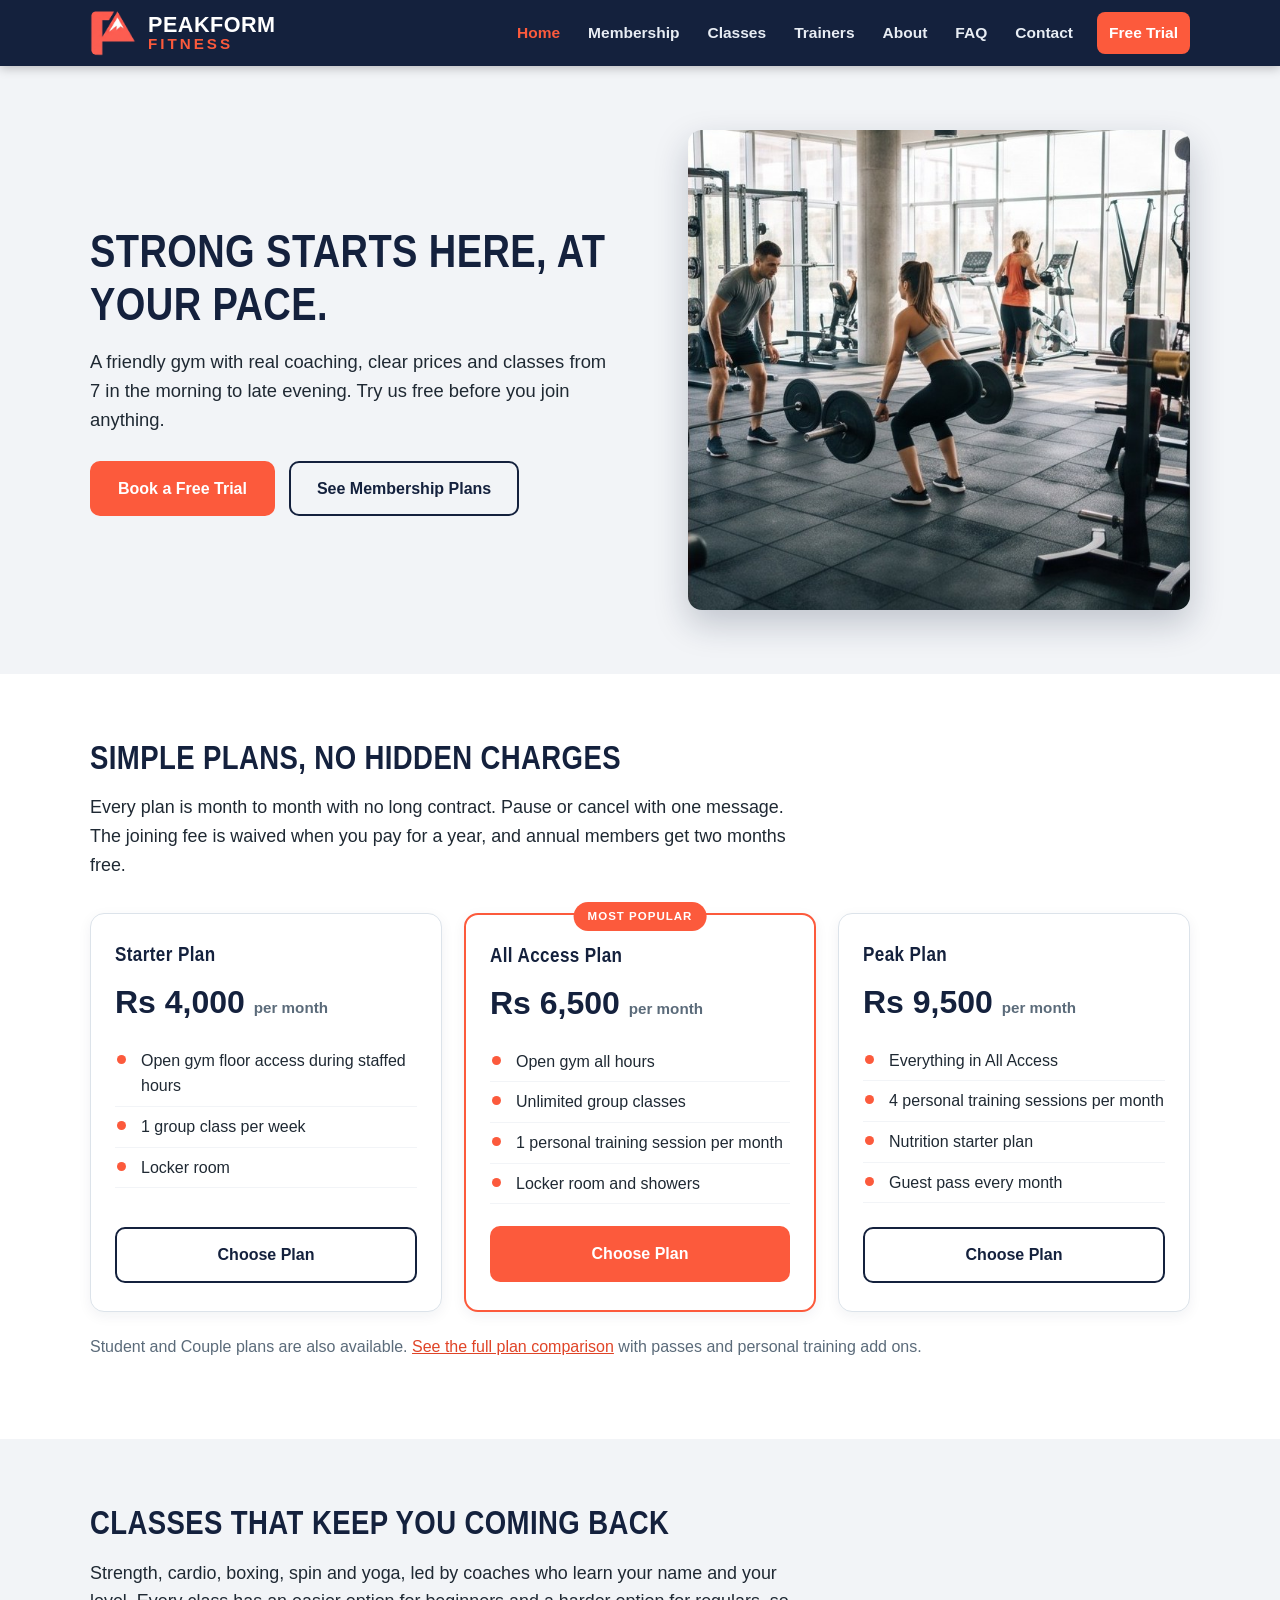
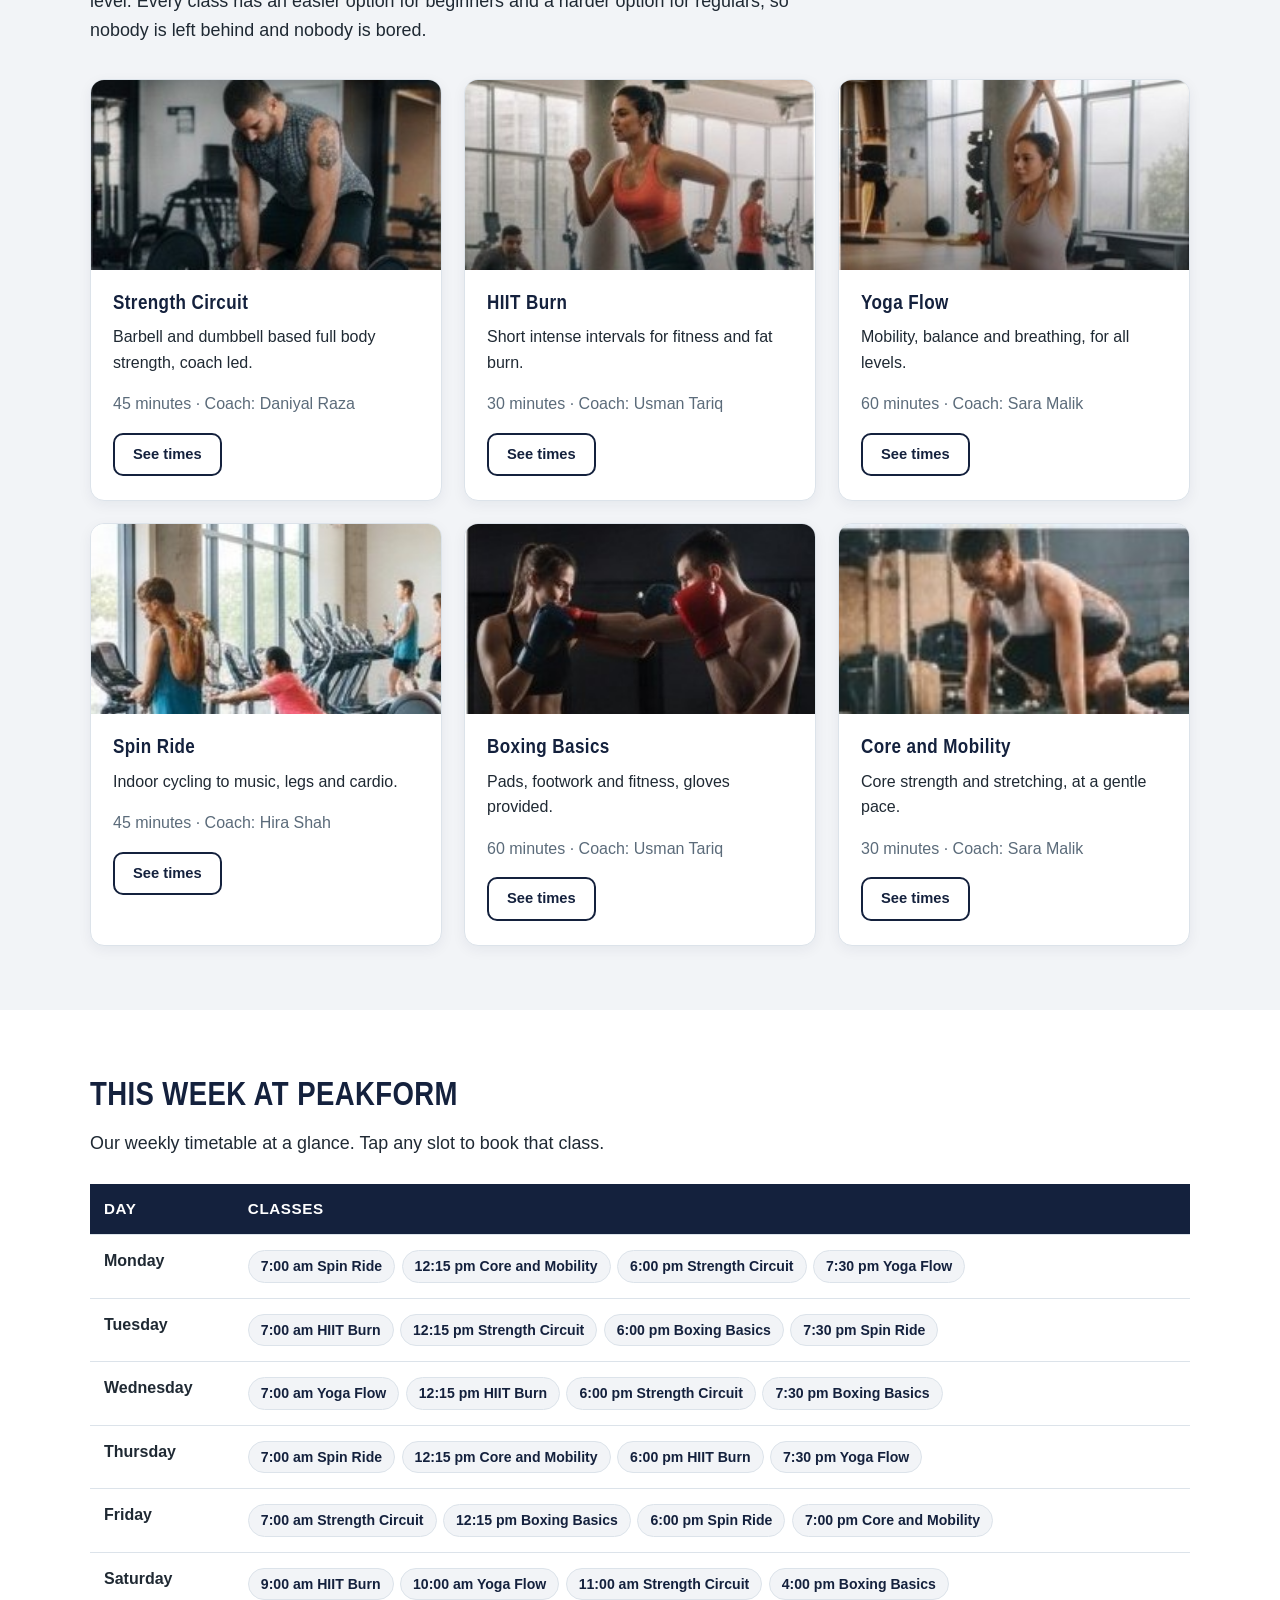
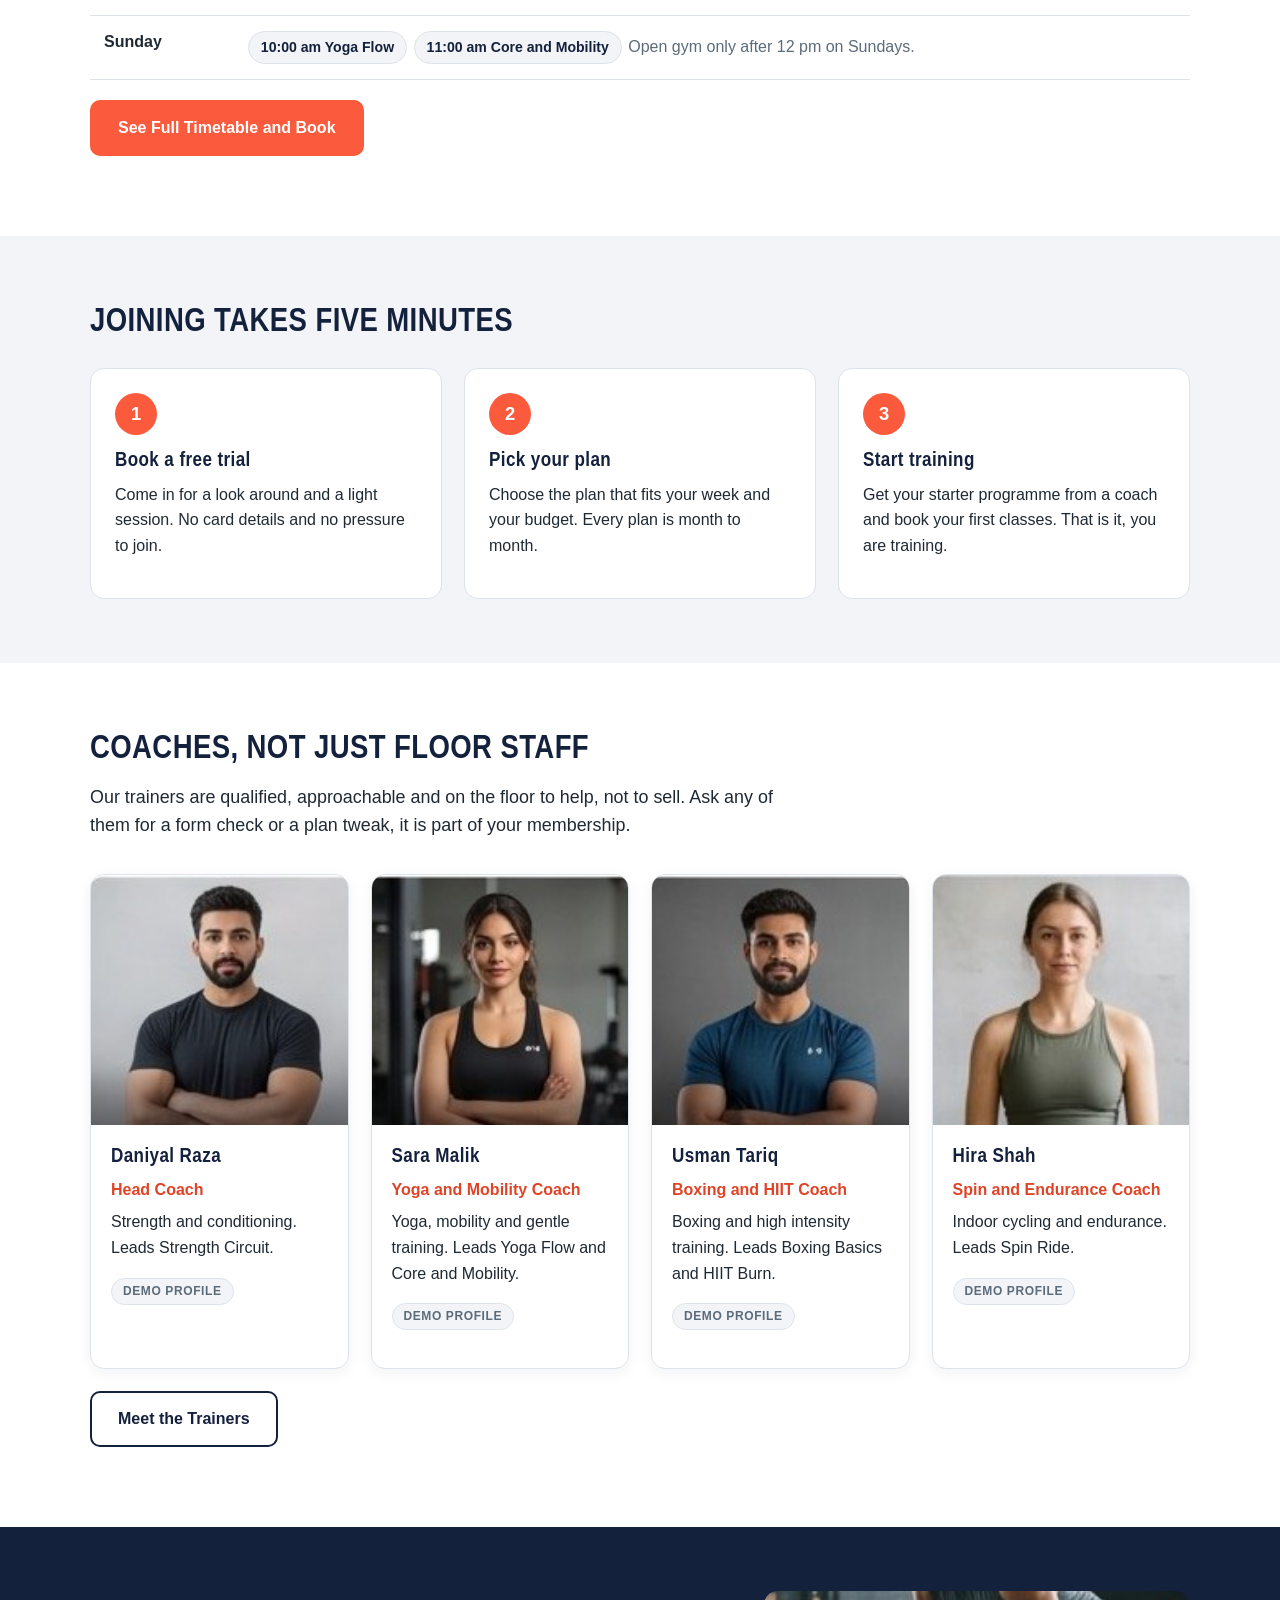
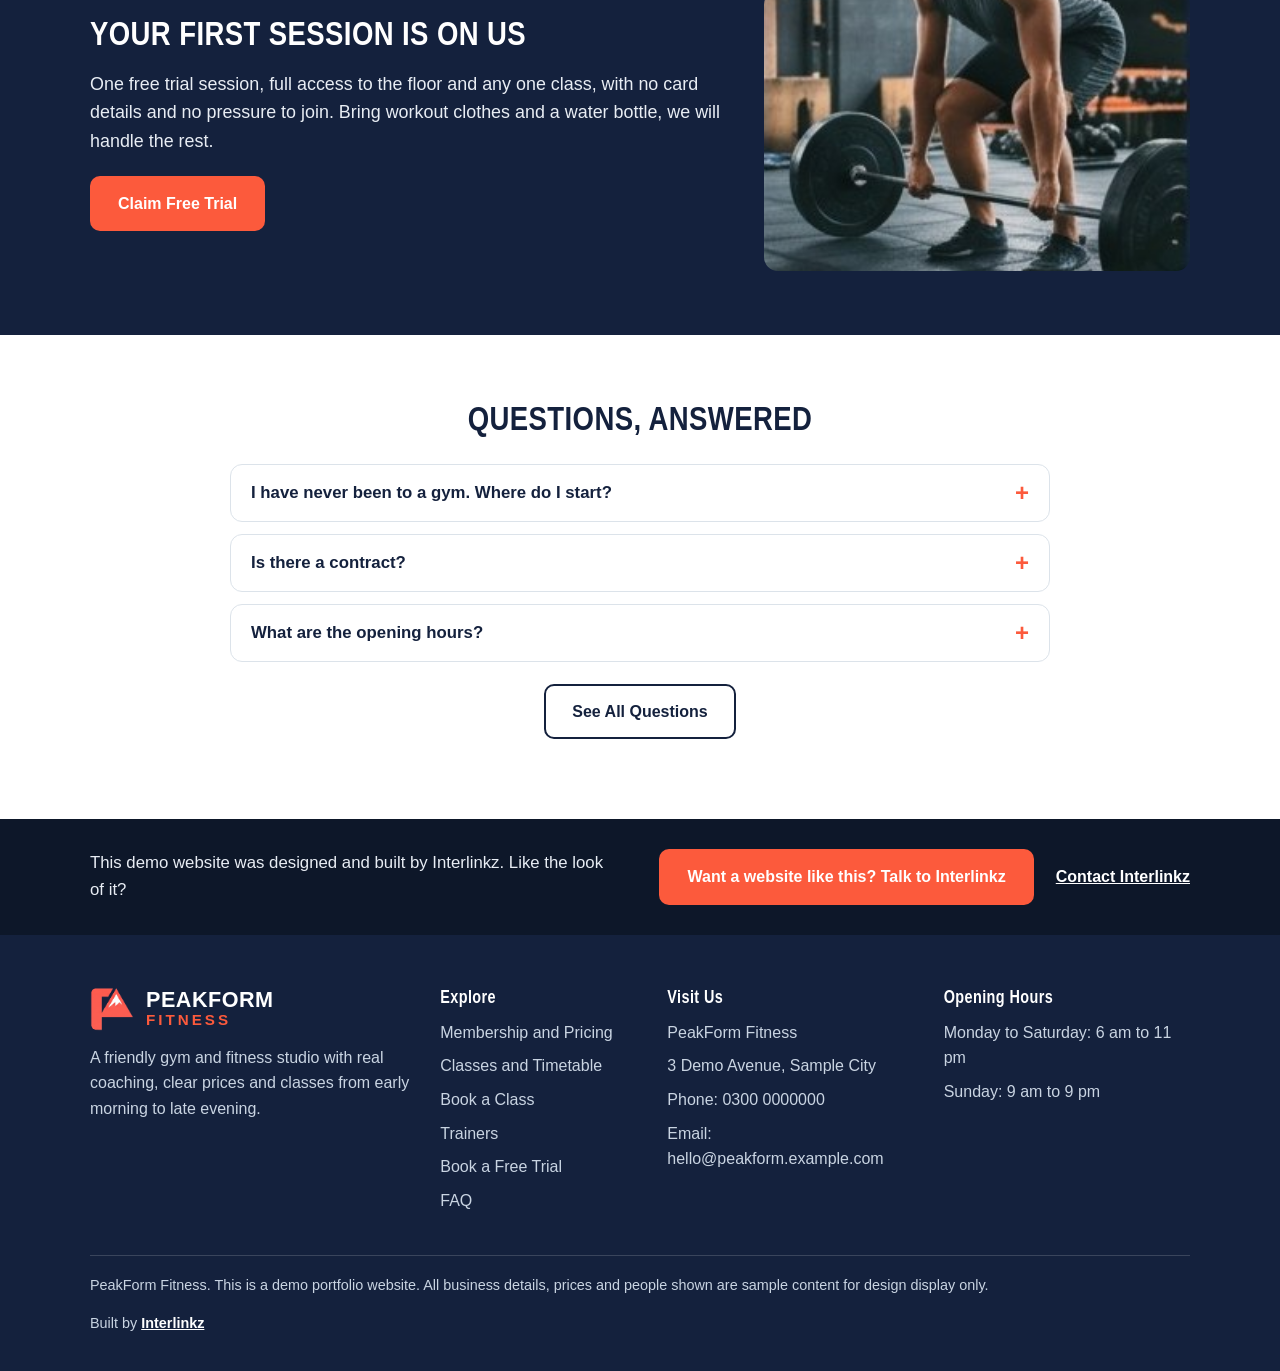
<file: index.html>
<!DOCTYPE html>
<html lang="en">
<head>
<meta charset="UTF-8">
<meta name="viewport" content="width=device-width, initial-scale=1.0">
<title>Strong Starts Here | PeakForm Fitness</title>
<meta name="description" content="PeakForm Fitness is a friendly gym and fitness studio with clear membership plans, a bookable class timetable and a free trial session.">
<link rel="icon" type="image/png" href="images/favicon.png">
<link rel="stylesheet" href="css/style.css">
</head>
<body>
<header class="site-header">
  <div class="header-in">
    <a class="brand" href="index.html">
      <img src="images/logo-mark.png" alt="PeakForm Fitness logo">
      <span class="brand-text">PeakForm <span>Fitness</span></span>
    </a>
    <button class="nav-toggle" aria-expanded="false" aria-label="Toggle menu">Menu</button>
    <nav class="main-nav" aria-label="Main navigation">
      <ul><li><a href="index.html" class="active">Home</a></li><li><a href="membership.html">Membership</a></li><li><a href="classes.html">Classes</a></li><li><a href="trainers.html">Trainers</a></li><li><a href="about.html">About</a></li><li><a href="faq.html">FAQ</a></li><li><a href="contact.html">Contact</a></li>
        <li><a class="nav-cta" href="trial.html">Free Trial</a></li>
      </ul>
    </nav>
  </div>
</header>

<section class="hero">
  <div class="wrap hero-grid">
    <div>
      <h1>Strong starts here, at your pace.</h1>
      <p class="sub">A friendly gym with real coaching, clear prices and classes from 7 in the morning to late evening. Try us free before you join anything.</p>
      <div class="hero-btns">
        <a class="btn btn-coral" href="trial.html">Book a Free Trial</a>
        <a class="btn btn-outline" href="membership.html">See Membership Plans</a>
      </div>
    </div>
    <img src="images/hero.jpg" alt="A coach guiding a member through a deadlift at PeakForm Fitness">
  </div>
</section>

<section>
  <div class="wrap">
    <h2>Simple plans, no hidden charges</h2>
    <p class="lead">Every plan is month to month with no long contract. Pause or cancel with one message. The joining fee is waived when you pay for a year, and annual members get two months free.</p>
    <div class="plan-grid" id="plan-cards"></div>
    <p class="muted" style="margin-top:22px">Student and Couple plans are also available. <a href="membership.html">See the full plan comparison</a> with passes and personal training add ons.</p>
  </div>
</section>

<section class="section-grey">
  <div class="wrap">
    <h2>Classes that keep you coming back</h2>
    <p class="lead">Strength, cardio, boxing, spin and yoga, led by coaches who learn your name and your level. Every class has an easier option for beginners and a harder option for regulars, so nobody is left behind and nobody is bored.</p>
    <div class="class-grid" id="class-cards"></div>
  </div>
</section>

<section>
  <div class="wrap">
    <h2>This week at PeakForm</h2>
    <p class="lead">Our weekly timetable at a glance. Tap any slot to book that class.</p>
    <div id="tt-preview" style="margin-top:26px"></div>
    <p style="margin-top:20px"><a class="btn btn-coral" href="classes.html">See Full Timetable and Book</a></p>
  </div>
</section>

<section class="section-grey">
  <div class="wrap">
    <h2>Joining takes five minutes</h2>
    <div class="steps">
      <div class="step"><span class="num">1</span><h3>Book a free trial</h3><p>Come in for a look around and a light session. No card details and no pressure to join.</p></div>
      <div class="step"><span class="num">2</span><h3>Pick your plan</h3><p>Choose the plan that fits your week and your budget. Every plan is month to month.</p></div>
      <div class="step"><span class="num">3</span><h3>Start training</h3><p>Get your starter programme from a coach and book your first classes. That is it, you are training.</p></div>
    </div>
  </div>
</section>

<section>
  <div class="wrap">
    <h2>Coaches, not just floor staff</h2>
    <p class="lead">Our trainers are qualified, approachable and on the floor to help, not to sell. Ask any of them for a form check or a plan tweak, it is part of your membership.</p>
    <div class="trainer-grid" id="trainers-grid"></div>
    <p style="margin-top:22px"><a class="btn btn-outline" href="trainers.html">Meet the Trainers</a></p>
  </div>
</section>

<section class="section-navy">
  <div class="wrap trial-band">
    <div>
      <h2>Your first session is on us</h2>
      <p class="lead">One free trial session, full access to the floor and any one class, with no card details and no pressure to join. Bring workout clothes and a water bottle, we will handle the rest.</p>
      <p style="margin-top:20px"><a class="btn btn-coral" href="trial.html">Claim Free Trial</a></p>
    </div>
    <img src="images/trial.jpg" alt="A member training with a barbell at PeakForm Fitness">
  </div>
</section>

<section>
  <div class="wrap">
    <h2 class="center">Questions, answered</h2>
    <div class="faq-list">
      <div class="faq-item"><button class="faq-q" aria-expanded="false">I have never been to a gym. Where do I start?</button><div class="faq-a"><p>Start with the free trial. A coach will show you the equipment, ask about your goals and write you a simple starter programme. Most beginners begin with two or three sessions a week.</p></div></div><div class="faq-item"><button class="faq-q" aria-expanded="false">Is there a contract?</button><div class="faq-a"><p>No long contract. All plans are month to month, and you can pause for up to one month a year or cancel with a single message before your next payment date.</p></div></div><div class="faq-item"><button class="faq-q" aria-expanded="false">What are the opening hours?</button><div class="faq-a"><p>The gym is open Monday to Saturday 6 am to 11 pm, and Sunday 9 am to 9 pm. All Access and Peak members get extended access during all open hours.</p></div></div>
    </div>
    <p class="center" style="margin-top:22px"><a class="btn btn-outline" href="faq.html">See All Questions</a></p>
  </div>
</section>

<div class="lead-band">
  <div class="wrap lead-band-in">
    <p>This demo website was designed and built by Interlinkz. Like the look of it?</p>
    <span class="spacer"></span>
    <a class="btn btn-coral" href="https://interlinkz.com/contact">Want a website like this? Talk to Interlinkz</a>
    <a class="contact-link" href="https://interlinkz.com/contact">Contact Interlinkz</a>
  </div>
</div>
<footer class="site-footer">
  <div class="wrap">
    <div class="footer-grid">
      <div>
        <div class="footer-brand">
          <img src="images/logo-mark.png" alt="PeakForm Fitness logo">
          <span class="brand-text">PeakForm <span>Fitness</span></span>
        </div>
        <p>A friendly gym and fitness studio with real coaching, clear prices and classes from early morning to late evening.</p>
      </div>
      <div>
        <h3>Explore</h3>
        <ul>
          <li><a href="membership.html">Membership and Pricing</a></li>
          <li><a href="classes.html">Classes and Timetable</a></li>
          <li><a href="book.html">Book a Class</a></li>
          <li><a href="trainers.html">Trainers</a></li>
          <li><a href="trial.html">Book a Free Trial</a></li>
          <li><a href="faq.html">FAQ</a></li>
        </ul>
      </div>
      <div>
        <h3>Visit Us</h3>
        <ul>
          <li>PeakForm Fitness</li>
          <li>3 Demo Avenue, Sample City</li>
          <li>Phone: 0300 0000000</li>
          <li>Email: hello@peakform.example.com</li>
        </ul>
      </div>
      <div>
        <h3>Opening Hours</h3>
        <ul>
          <li>Monday to Saturday: 6 am to 11 pm</li>
          <li>Sunday: 9 am to 9 pm</li>
        </ul>
      </div>
    </div>
    <div class="footer-bottom">
      <p>PeakForm Fitness. This is a demo portfolio website. All business details, prices and people shown are sample content for design display only.</p>
      <p>Built by <a href="https://interlinkz.com">Interlinkz</a></p>
    </div>
  </div>
</footer>
<script src="js/main.js"></script>
</body>
</html>
</file>
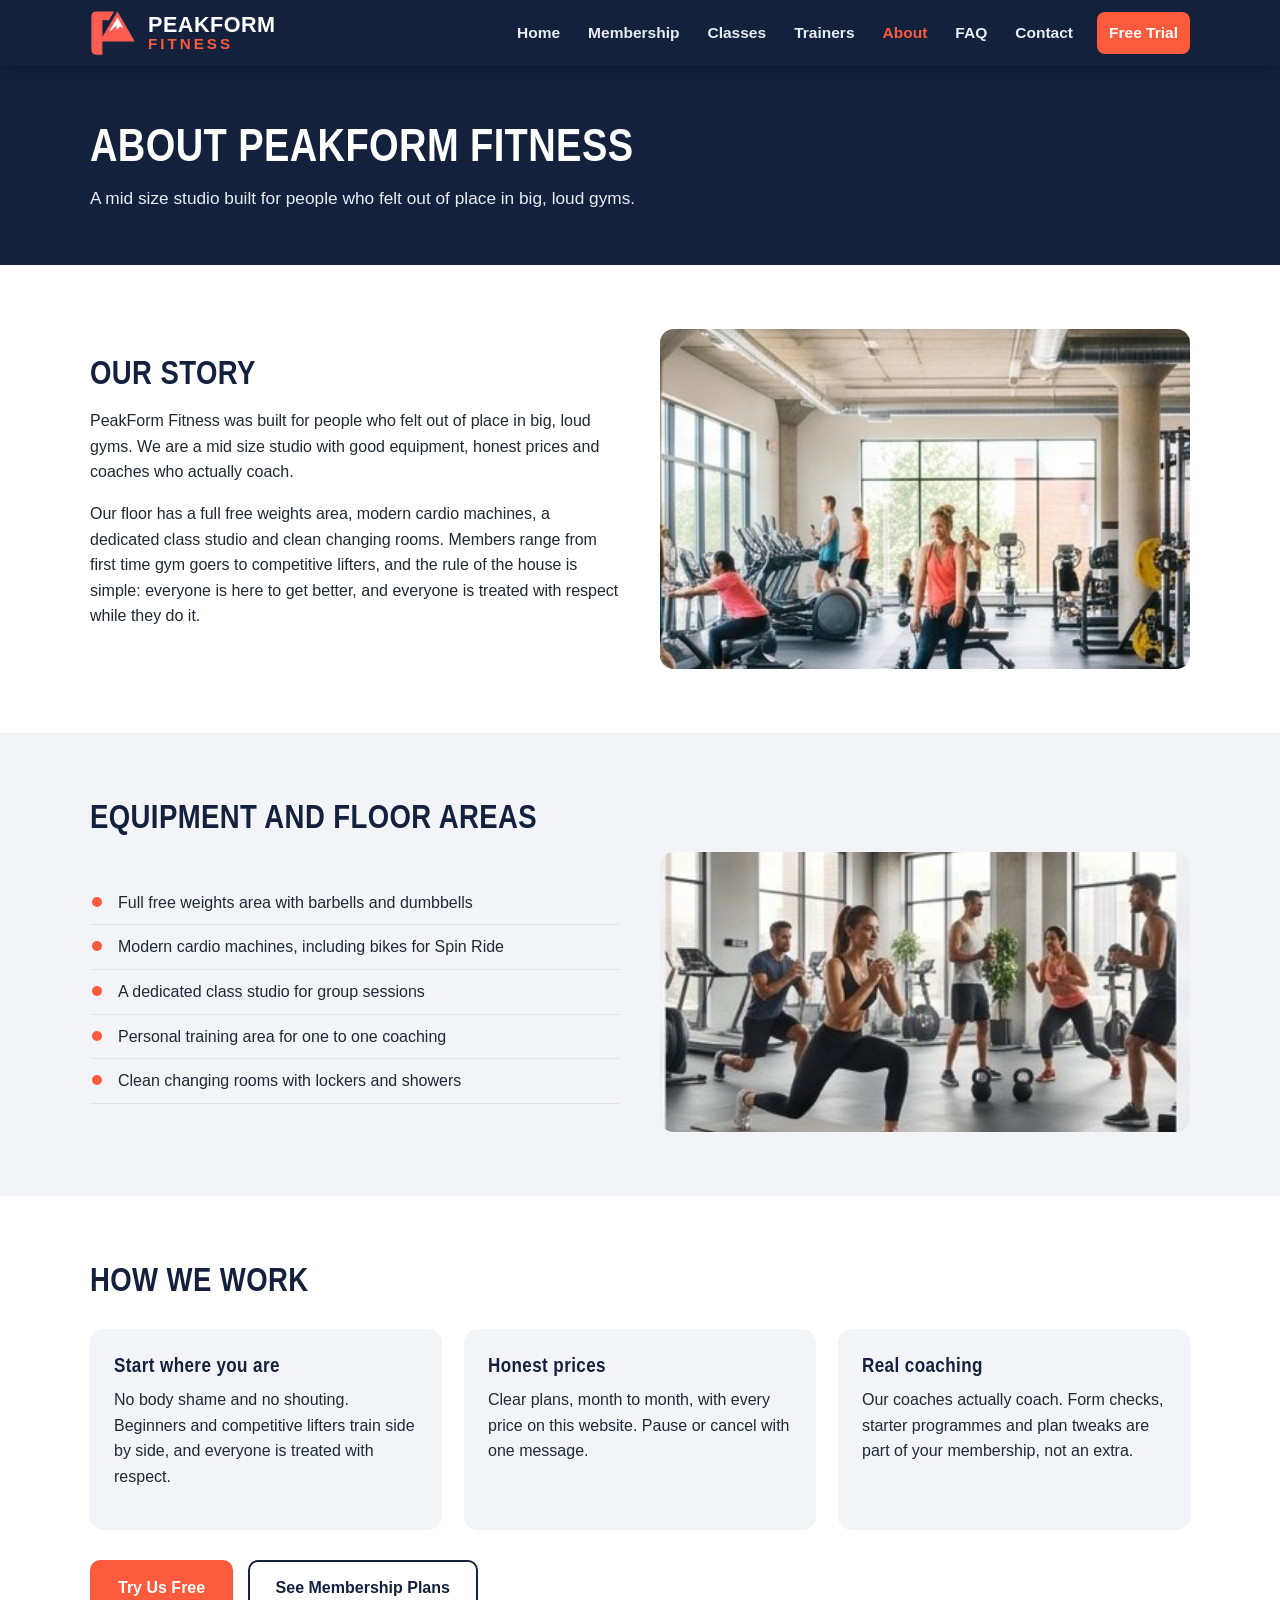
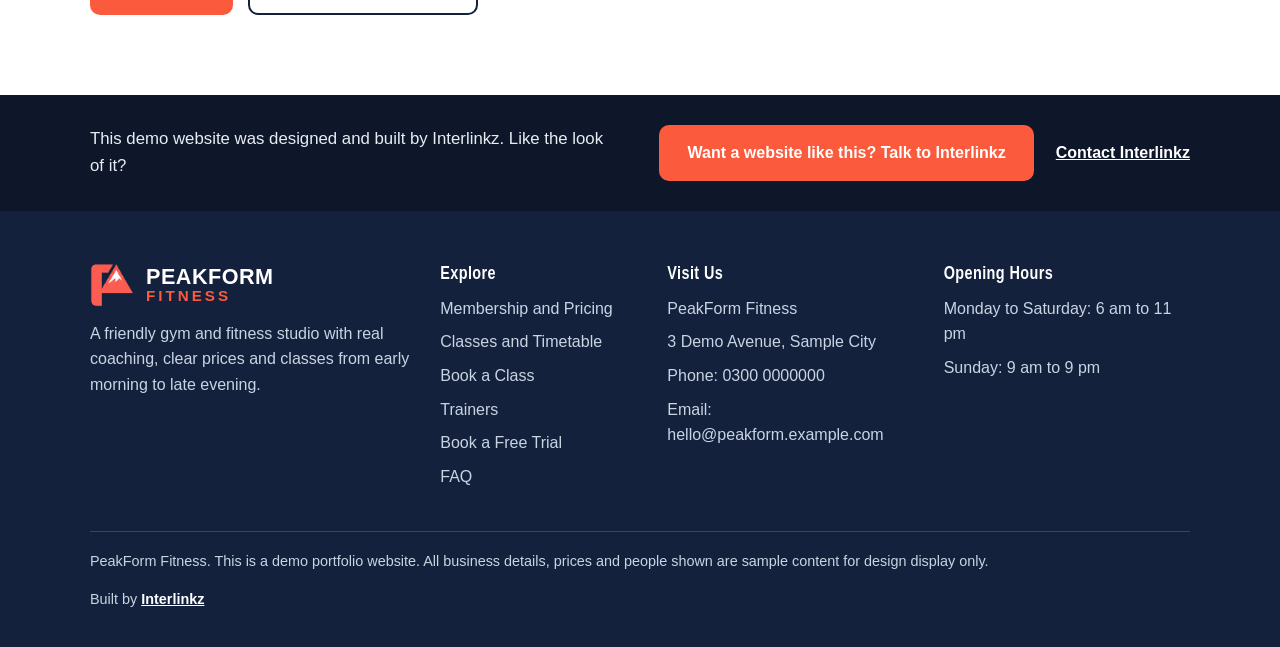
<file: about.html>
<!DOCTYPE html>
<html lang="en">
<head>
<meta charset="UTF-8">
<meta name="viewport" content="width=device-width, initial-scale=1.0">
<title>About Us | PeakForm Fitness</title>
<meta name="description" content="About PeakForm Fitness, a friendly mid size gym studio with good equipment, honest prices and coaches who actually coach.">
<link rel="icon" type="image/png" href="images/favicon.png">
<link rel="stylesheet" href="css/style.css">
</head>
<body>
<header class="site-header">
  <div class="header-in">
    <a class="brand" href="index.html">
      <img src="images/logo-mark.png" alt="PeakForm Fitness logo">
      <span class="brand-text">PeakForm <span>Fitness</span></span>
    </a>
    <button class="nav-toggle" aria-expanded="false" aria-label="Toggle menu">Menu</button>
    <nav class="main-nav" aria-label="Main navigation">
      <ul><li><a href="index.html">Home</a></li><li><a href="membership.html">Membership</a></li><li><a href="classes.html">Classes</a></li><li><a href="trainers.html">Trainers</a></li><li><a href="about.html" class="active">About</a></li><li><a href="faq.html">FAQ</a></li><li><a href="contact.html">Contact</a></li>
        <li><a class="nav-cta" href="trial.html">Free Trial</a></li>
      </ul>
    </nav>
  </div>
</header>

<section class="page-hero">
  <div class="wrap">
    <h1>About PeakForm Fitness</h1>
    <p>A mid size studio built for people who felt out of place in big, loud gyms.</p>
  </div>
</section>

<section>
  <div class="wrap about-grid">
    <div>
      <h2>Our story</h2>
      <p>PeakForm Fitness was built for people who felt out of place in big, loud gyms. We are a mid size studio with good equipment, honest prices and coaches who actually coach.</p>
      <p>Our floor has a full free weights area, modern cardio machines, a dedicated class studio and clean changing rooms. Members range from first time gym goers to competitive lifters, and the rule of the house is simple: everyone is here to get better, and everyone is treated with respect while they do it.</p>
    </div>
    <img src="images/about.jpg" alt="The main training floor at PeakForm Fitness">
  </div>
</section>

<section class="section-grey">
  <div class="wrap">
    <h2>Equipment and floor areas</h2>
    <div class="about-grid" style="margin-top:10px">
      <ul class="check-list">
        <li>Full free weights area with barbells and dumbbells</li>
        <li>Modern cardio machines, including bikes for Spin Ride</li>
        <li>A dedicated class studio for group sessions</li>
        <li>Personal training area for one to one coaching</li>
        <li>Clean changing rooms with lockers and showers</li>
      </ul>
      <img src="images/group-class.jpg" alt="Members training together in a class at PeakForm Fitness" style="height:280px">
    </div>
  </div>
</section>

<section>
  <div class="wrap">
    <h2>How we work</h2>
    <div class="values-grid">
      <div class="value-card"><h3>Start where you are</h3><p>No body shame and no shouting. Beginners and competitive lifters train side by side, and everyone is treated with respect.</p></div>
      <div class="value-card"><h3>Honest prices</h3><p>Clear plans, month to month, with every price on this website. Pause or cancel with one message.</p></div>
      <div class="value-card"><h3>Real coaching</h3><p>Our coaches actually coach. Form checks, starter programmes and plan tweaks are part of your membership, not an extra.</p></div>
    </div>
    <p style="margin-top:30px"><a class="btn btn-coral" href="trial.html">Try Us Free</a> <a class="btn btn-outline" href="membership.html" style="margin-left:10px">See Membership Plans</a></p>
  </div>
</section>

<div class="lead-band">
  <div class="wrap lead-band-in">
    <p>This demo website was designed and built by Interlinkz. Like the look of it?</p>
    <span class="spacer"></span>
    <a class="btn btn-coral" href="https://interlinkz.com/contact">Want a website like this? Talk to Interlinkz</a>
    <a class="contact-link" href="https://interlinkz.com/contact">Contact Interlinkz</a>
  </div>
</div>
<footer class="site-footer">
  <div class="wrap">
    <div class="footer-grid">
      <div>
        <div class="footer-brand">
          <img src="images/logo-mark.png" alt="PeakForm Fitness logo">
          <span class="brand-text">PeakForm <span>Fitness</span></span>
        </div>
        <p>A friendly gym and fitness studio with real coaching, clear prices and classes from early morning to late evening.</p>
      </div>
      <div>
        <h3>Explore</h3>
        <ul>
          <li><a href="membership.html">Membership and Pricing</a></li>
          <li><a href="classes.html">Classes and Timetable</a></li>
          <li><a href="book.html">Book a Class</a></li>
          <li><a href="trainers.html">Trainers</a></li>
          <li><a href="trial.html">Book a Free Trial</a></li>
          <li><a href="faq.html">FAQ</a></li>
        </ul>
      </div>
      <div>
        <h3>Visit Us</h3>
        <ul>
          <li>PeakForm Fitness</li>
          <li>3 Demo Avenue, Sample City</li>
          <li>Phone: 0300 0000000</li>
          <li>Email: hello@peakform.example.com</li>
        </ul>
      </div>
      <div>
        <h3>Opening Hours</h3>
        <ul>
          <li>Monday to Saturday: 6 am to 11 pm</li>
          <li>Sunday: 9 am to 9 pm</li>
        </ul>
      </div>
    </div>
    <div class="footer-bottom">
      <p>PeakForm Fitness. This is a demo portfolio website. All business details, prices and people shown are sample content for design display only.</p>
      <p>Built by <a href="https://interlinkz.com">Interlinkz</a></p>
    </div>
  </div>
</footer>
<script src="js/main.js"></script>
</body>
</html>
</file>
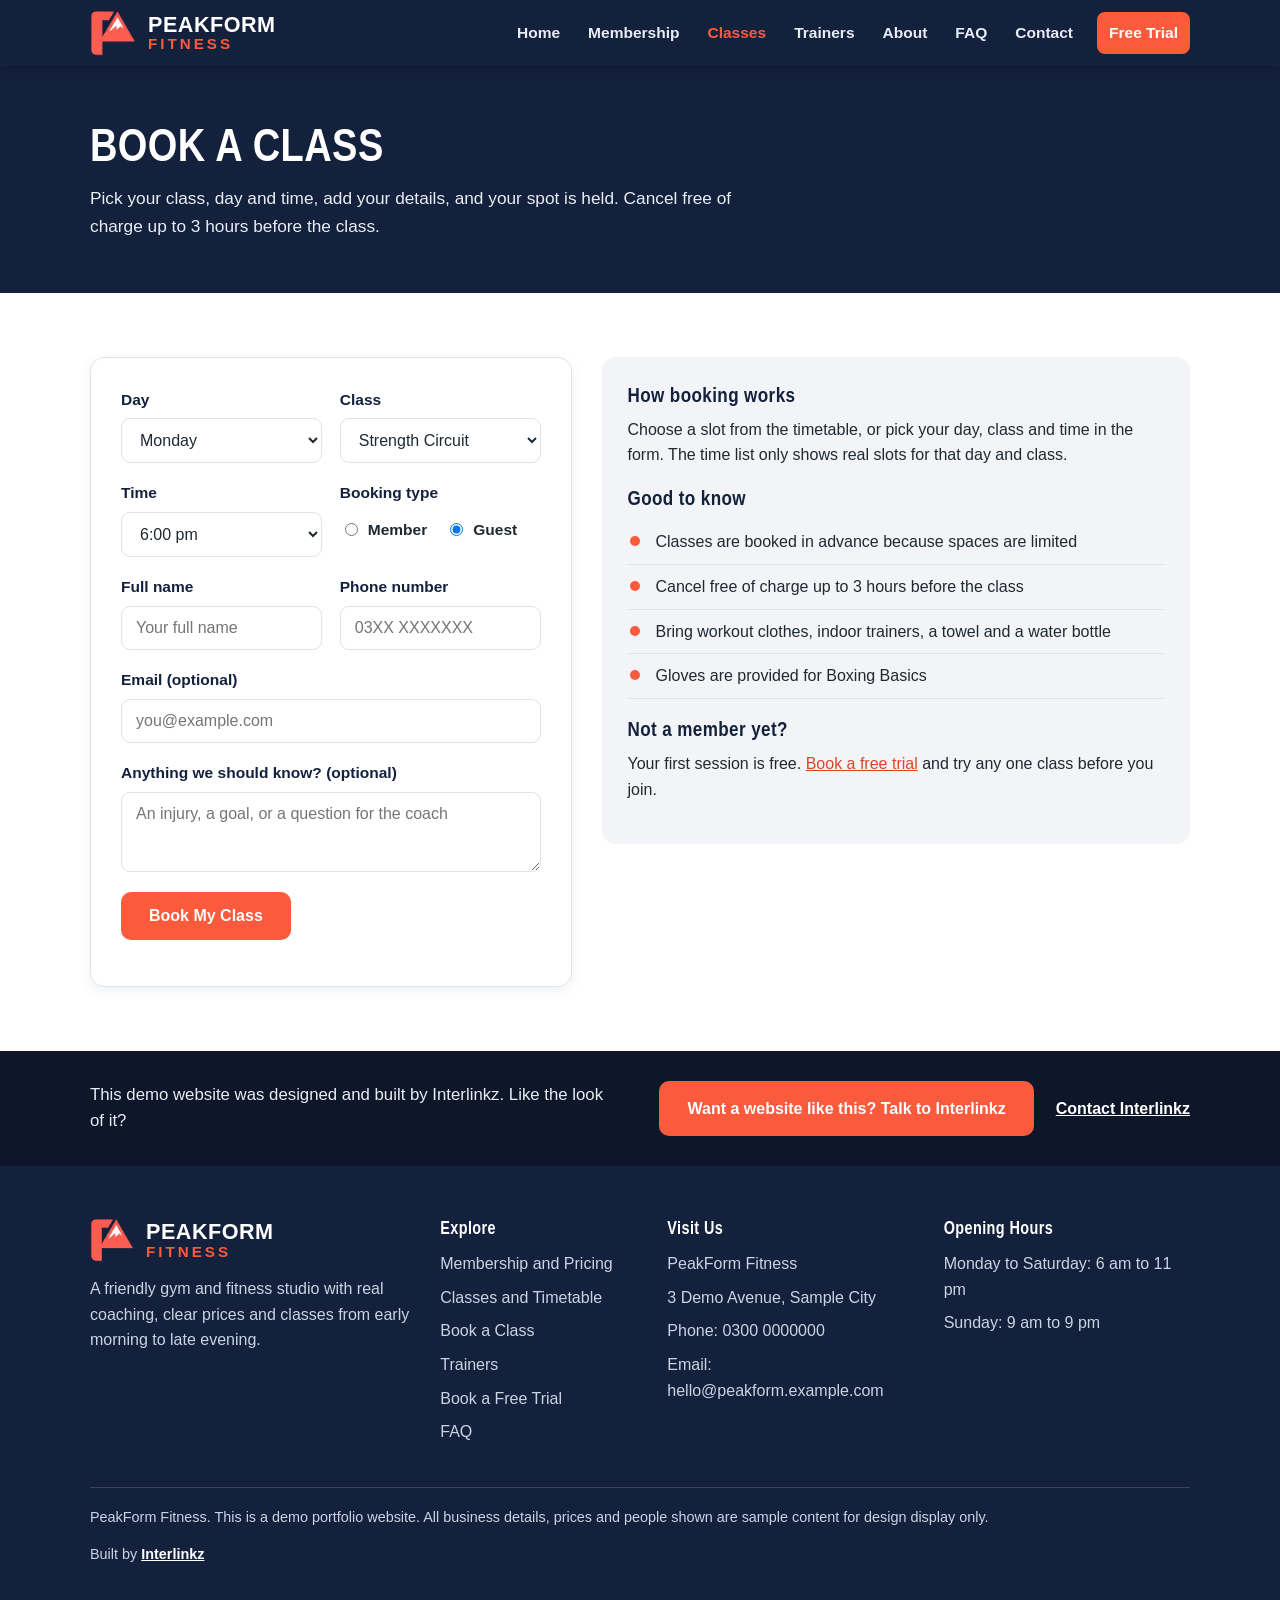
<file: book.html>
<!DOCTYPE html>
<html lang="en">
<head>
<meta charset="UTF-8">
<meta name="viewport" content="width=device-width, initial-scale=1.0">
<title>Book a Class | PeakForm Fitness</title>
<meta name="description" content="Book a class slot at PeakForm Fitness. Pick a day, class and time from the weekly timetable and hold your spot.">
<link rel="icon" type="image/png" href="images/favicon.png">
<link rel="stylesheet" href="css/style.css">
</head>
<body>
<header class="site-header">
  <div class="header-in">
    <a class="brand" href="index.html">
      <img src="images/logo-mark.png" alt="PeakForm Fitness logo">
      <span class="brand-text">PeakForm <span>Fitness</span></span>
    </a>
    <button class="nav-toggle" aria-expanded="false" aria-label="Toggle menu">Menu</button>
    <nav class="main-nav" aria-label="Main navigation">
      <ul><li><a href="index.html">Home</a></li><li><a href="membership.html">Membership</a></li><li><a href="classes.html" class="active">Classes</a></li><li><a href="trainers.html">Trainers</a></li><li><a href="about.html">About</a></li><li><a href="faq.html">FAQ</a></li><li><a href="contact.html">Contact</a></li>
        <li><a class="nav-cta" href="trial.html">Free Trial</a></li>
      </ul>
    </nav>
  </div>
</header>

<section class="page-hero">
  <div class="wrap">
    <h1>Book a Class</h1>
    <p>Pick your class, day and time, add your details, and your spot is held. Cancel free of charge up to 3 hours before the class.</p>
  </div>
</section>

<section>
  <div class="wrap">
    <div class="contact-grid">
      <div class="form-card">
        <form id="booking-form" novalidate>
          <div class="form-grid">
            <div class="field">
              <label for="bk-day">Day</label>
              <select id="bk-day" name="day" required></select>
            </div>
            <div class="field">
              <label for="bk-class">Class</label>
              <select id="bk-class" name="class" required></select>
            </div>
            <div class="field">
              <label for="bk-time">Time</label>
              <select id="bk-time" name="time" required></select>
            </div>
            <div class="field">
              <label>Booking type</label>
              <div class="radio-row">
                <label><input type="radio" name="kind" value="Member"> Member</label>
                <label><input type="radio" name="kind" value="Guest" checked> Guest</label>
              </div>
            </div>
            <div class="field">
              <label for="bk-name">Full name</label>
              <input id="bk-name" name="name" type="text" placeholder="Your full name" required>
            </div>
            <div class="field">
              <label for="bk-phone">Phone number</label>
              <input id="bk-phone" name="phone" type="tel" placeholder="03XX XXXXXXX" required>
            </div>
            <div class="field full">
              <label for="bk-email">Email (optional)</label>
              <input id="bk-email" name="email" type="email" placeholder="you@example.com">
            </div>
            <div class="field full">
              <label for="bk-notes">Anything we should know? (optional)</label>
              <textarea id="bk-notes" name="notes" rows="3" placeholder="An injury, a goal, or a question for the coach"></textarea>
            </div>
          </div>
          <p style="margin-top:20px"><button class="btn btn-coral" type="submit">Book My Class</button></p>
        </form>
        <div class="confirm-box" id="booking-confirm" style="display:none">
          <h2>Your class is booked</h2>
          <p>Thank you. Your spot is held. Please arrive 10 minutes early so the coach can set you up.</p>
          <div id="confirm-details"></div>
          <p style="margin-top:16px"><a class="btn btn-outline" href="classes.html">Back to the Timetable</a></p>
        </div>
      </div>
      <div class="info-card">
        <h3>How booking works</h3>
        <p>Choose a slot from the timetable, or pick your day, class and time in the form. The time list only shows real slots for that day and class.</p>
        <h3>Good to know</h3>
        <ul class="check-list">
          <li>Classes are booked in advance because spaces are limited</li>
          <li>Cancel free of charge up to 3 hours before the class</li>
          <li>Bring workout clothes, indoor trainers, a towel and a water bottle</li>
          <li>Gloves are provided for Boxing Basics</li>
        </ul>
        <h3>Not a member yet?</h3>
        <p>Your first session is free. <a href="trial.html">Book a free trial</a> and try any one class before you join.</p>
      </div>
    </div>
  </div>
</section>

<div class="lead-band">
  <div class="wrap lead-band-in">
    <p>This demo website was designed and built by Interlinkz. Like the look of it?</p>
    <span class="spacer"></span>
    <a class="btn btn-coral" href="https://interlinkz.com/contact">Want a website like this? Talk to Interlinkz</a>
    <a class="contact-link" href="https://interlinkz.com/contact">Contact Interlinkz</a>
  </div>
</div>
<footer class="site-footer">
  <div class="wrap">
    <div class="footer-grid">
      <div>
        <div class="footer-brand">
          <img src="images/logo-mark.png" alt="PeakForm Fitness logo">
          <span class="brand-text">PeakForm <span>Fitness</span></span>
        </div>
        <p>A friendly gym and fitness studio with real coaching, clear prices and classes from early morning to late evening.</p>
      </div>
      <div>
        <h3>Explore</h3>
        <ul>
          <li><a href="membership.html">Membership and Pricing</a></li>
          <li><a href="classes.html">Classes and Timetable</a></li>
          <li><a href="book.html">Book a Class</a></li>
          <li><a href="trainers.html">Trainers</a></li>
          <li><a href="trial.html">Book a Free Trial</a></li>
          <li><a href="faq.html">FAQ</a></li>
        </ul>
      </div>
      <div>
        <h3>Visit Us</h3>
        <ul>
          <li>PeakForm Fitness</li>
          <li>3 Demo Avenue, Sample City</li>
          <li>Phone: 0300 0000000</li>
          <li>Email: hello@peakform.example.com</li>
        </ul>
      </div>
      <div>
        <h3>Opening Hours</h3>
        <ul>
          <li>Monday to Saturday: 6 am to 11 pm</li>
          <li>Sunday: 9 am to 9 pm</li>
        </ul>
      </div>
    </div>
    <div class="footer-bottom">
      <p>PeakForm Fitness. This is a demo portfolio website. All business details, prices and people shown are sample content for design display only.</p>
      <p>Built by <a href="https://interlinkz.com">Interlinkz</a></p>
    </div>
  </div>
</footer>
<script src="js/main.js"></script>
</body>
</html>
</file>
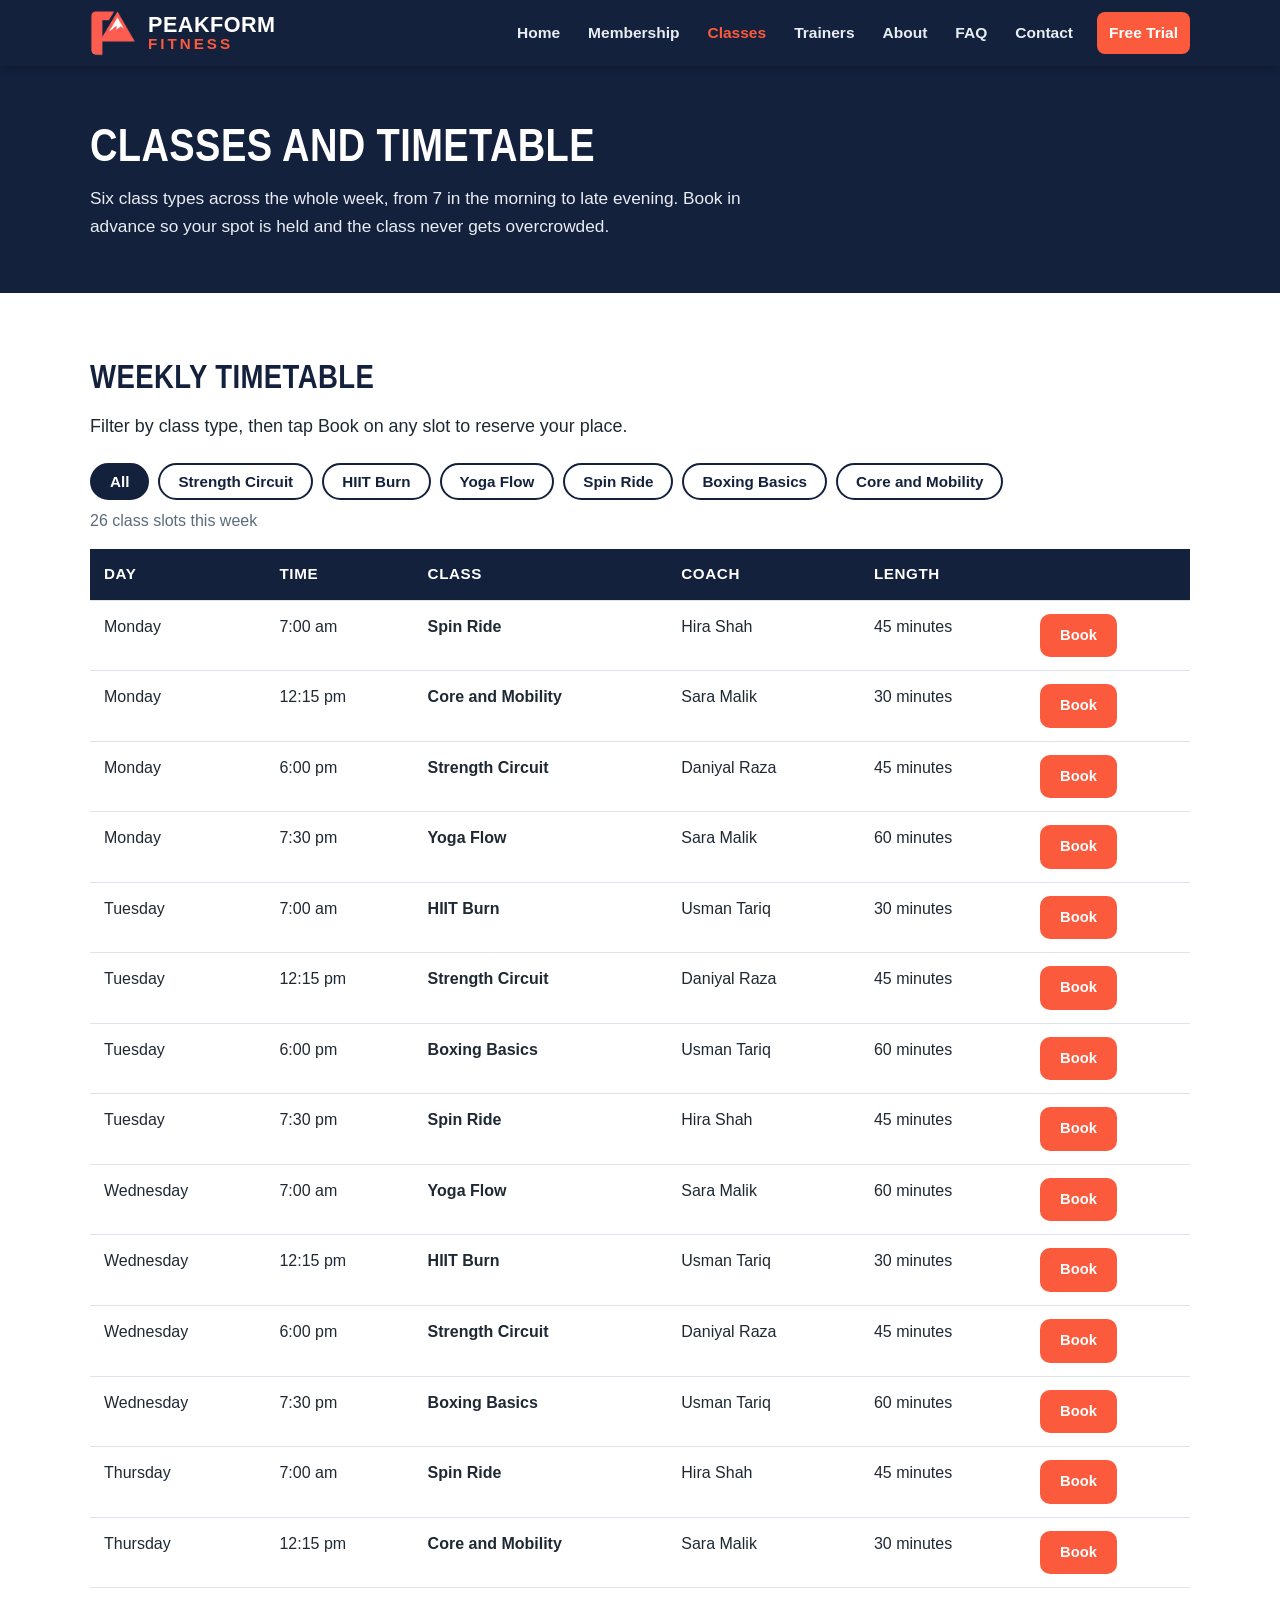
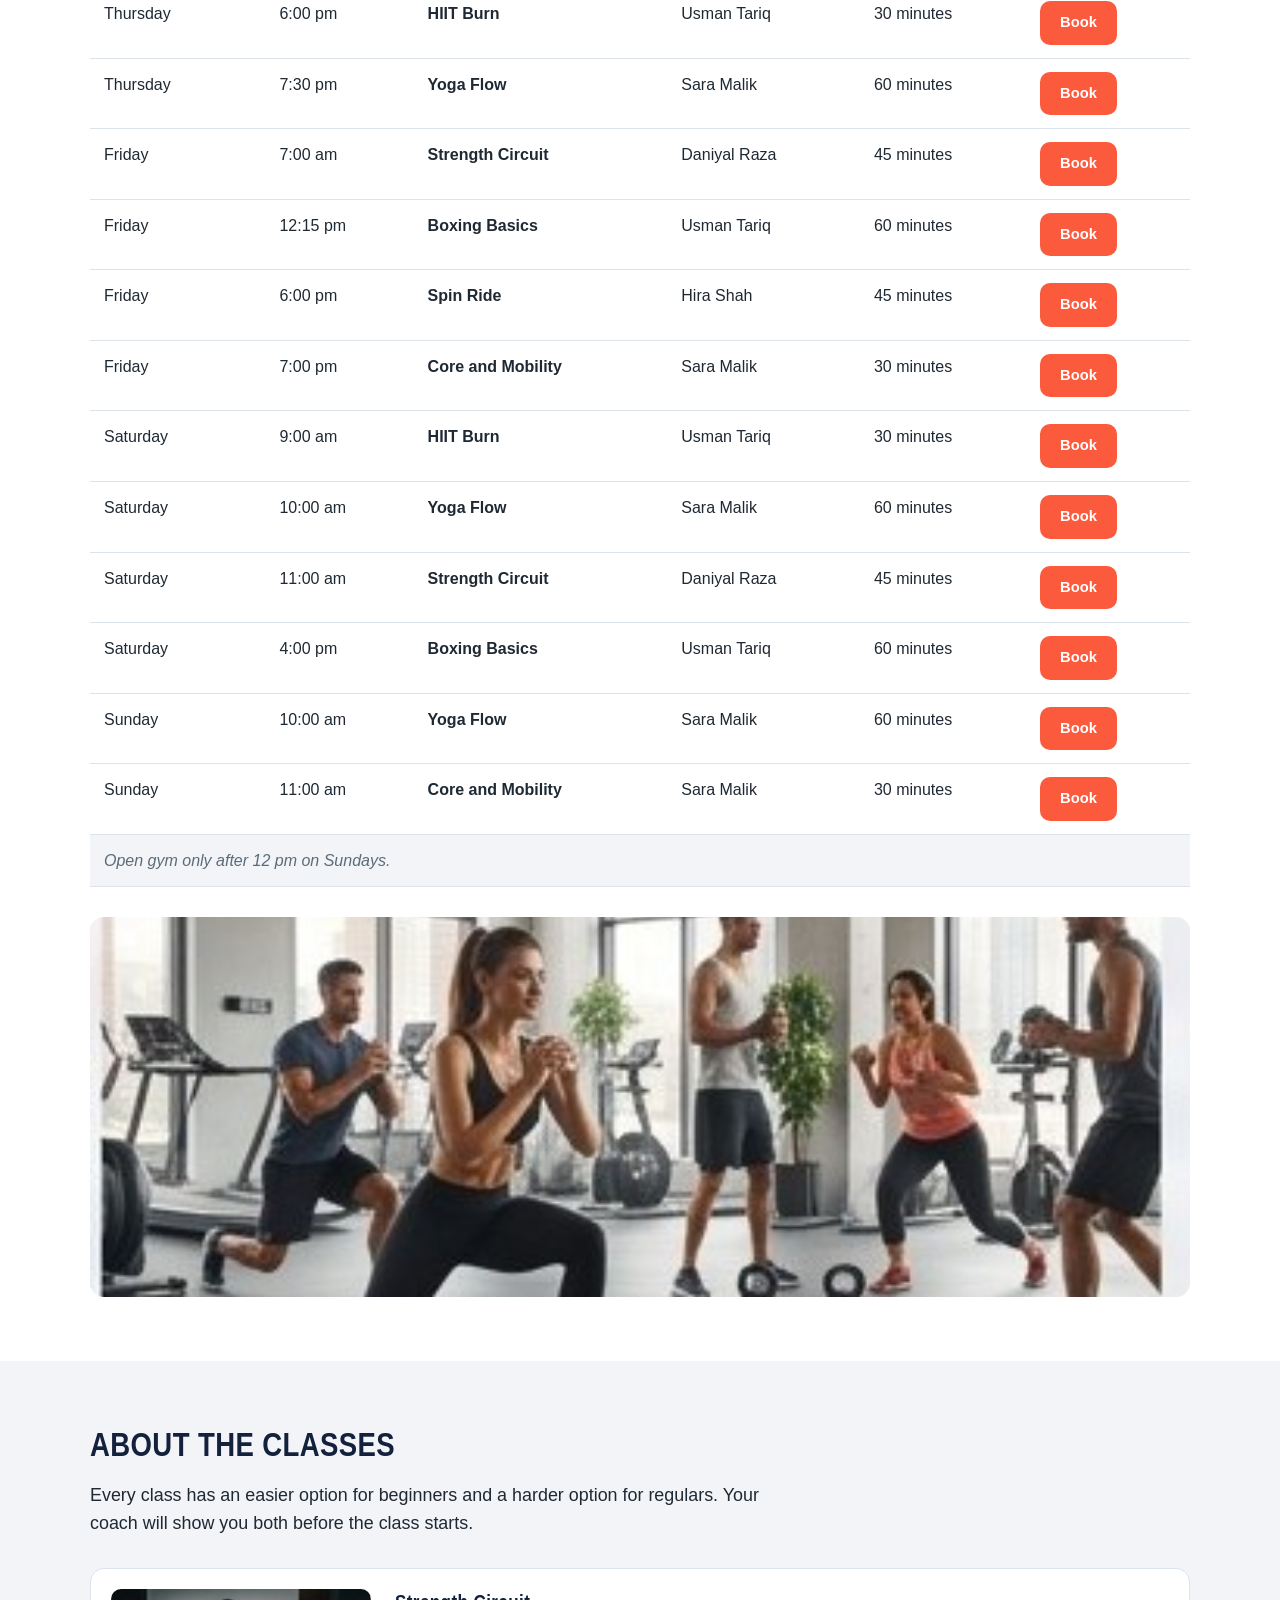
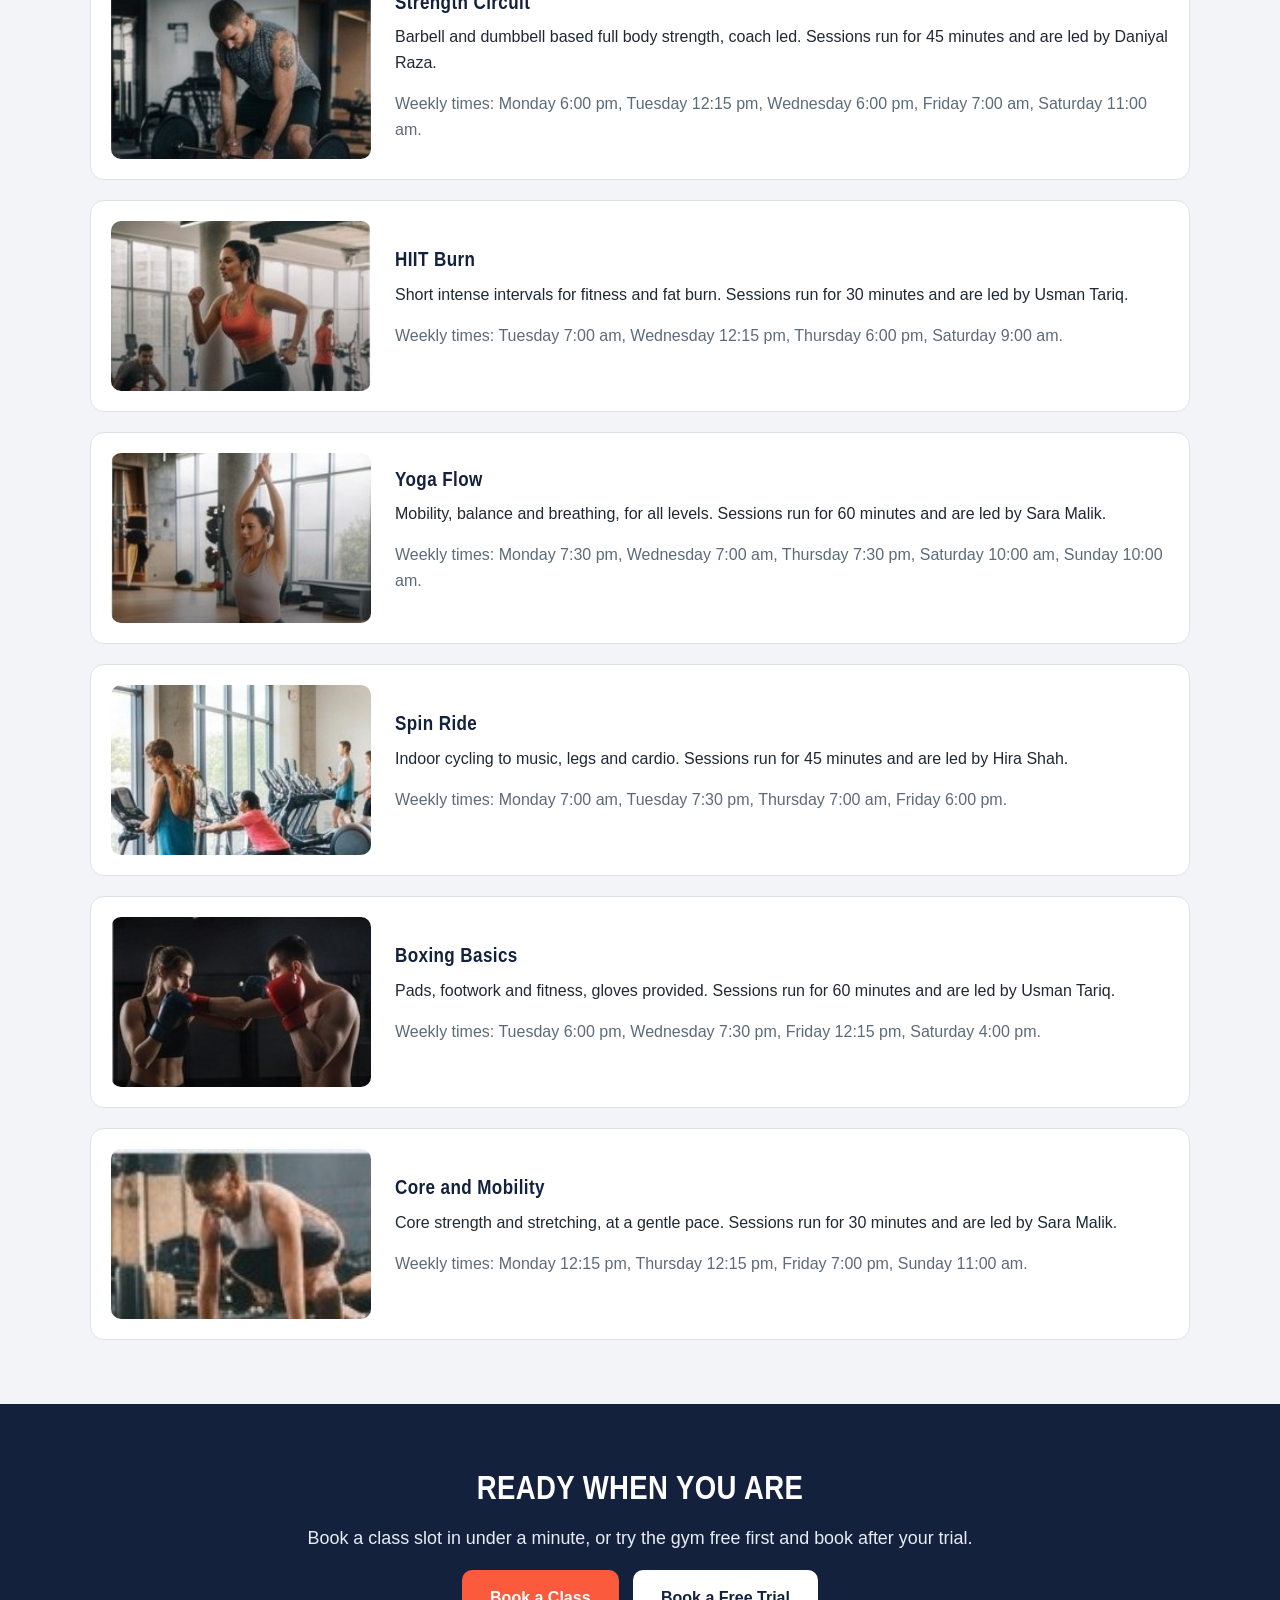
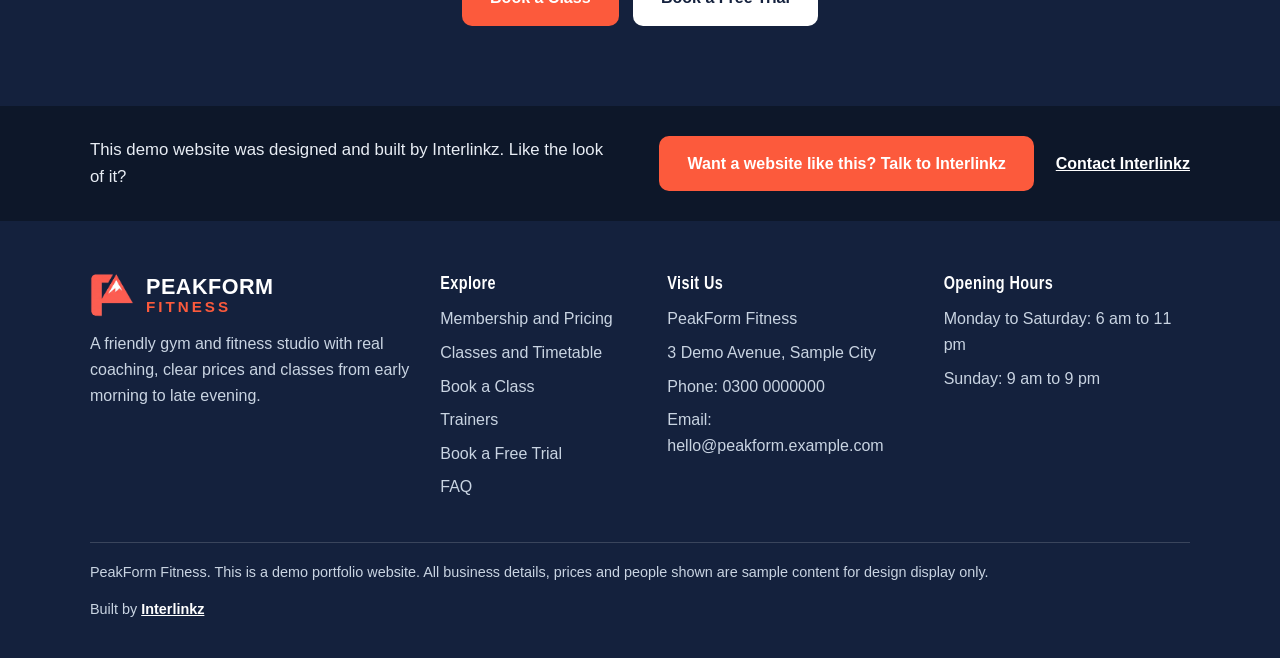
<file: classes.html>
<!DOCTYPE html>
<html lang="en">
<head>
<meta charset="UTF-8">
<meta name="viewport" content="width=device-width, initial-scale=1.0">
<title>Classes and Timetable | PeakForm Fitness</title>
<meta name="description" content="The full PeakForm Fitness weekly class timetable with filters for strength, HIIT, yoga, spin, boxing and core classes.">
<link rel="icon" type="image/png" href="images/favicon.png">
<link rel="stylesheet" href="css/style.css">
</head>
<body>
<header class="site-header">
  <div class="header-in">
    <a class="brand" href="index.html">
      <img src="images/logo-mark.png" alt="PeakForm Fitness logo">
      <span class="brand-text">PeakForm <span>Fitness</span></span>
    </a>
    <button class="nav-toggle" aria-expanded="false" aria-label="Toggle menu">Menu</button>
    <nav class="main-nav" aria-label="Main navigation">
      <ul><li><a href="index.html">Home</a></li><li><a href="membership.html">Membership</a></li><li><a href="classes.html" class="active">Classes</a></li><li><a href="trainers.html">Trainers</a></li><li><a href="about.html">About</a></li><li><a href="faq.html">FAQ</a></li><li><a href="contact.html">Contact</a></li>
        <li><a class="nav-cta" href="trial.html">Free Trial</a></li>
      </ul>
    </nav>
  </div>
</header>

<section class="page-hero">
  <div class="wrap">
    <h1>Classes and Timetable</h1>
    <p>Six class types across the whole week, from 7 in the morning to late evening. Book in advance so your spot is held and the class never gets overcrowded.</p>
  </div>
</section>

<section>
  <div class="wrap">
    <h2>Weekly timetable</h2>
    <p class="lead">Filter by class type, then tap Book on any slot to reserve your place.</p>
    <div class="filters"><button class="filter-btn active" data-filter="All">All</button><button class="filter-btn" data-filter="Strength Circuit">Strength Circuit</button><button class="filter-btn" data-filter="HIIT Burn">HIIT Burn</button><button class="filter-btn" data-filter="Yoga Flow">Yoga Flow</button><button class="filter-btn" data-filter="Spin Ride">Spin Ride</button><button class="filter-btn" data-filter="Boxing Basics">Boxing Basics</button><button class="filter-btn" data-filter="Core and Mobility">Core and Mobility</button></div>
    <p class="muted" id="tt-count"></p>
    <div class="table-scroll">
      <table class="timetable">
        <thead><tr><th>Day</th><th>Time</th><th>Class</th><th>Coach</th><th>Length</th><th></th></tr></thead>
        <tbody id="tt-body"></tbody>
      </table>
    </div>
    <img src="images/group-class.jpg" alt="A group fitness class in session at PeakForm Fitness" style="border-radius:14px;margin-top:30px;width:100%;max-height:380px;object-fit:cover">
  </div>
</section>

<section class="section-grey">
  <div class="wrap">
    <h2>About the classes</h2>
    <p class="lead">Every class has an easier option for beginners and a harder option for regulars. Your coach will show you both before the class starts.</p>
    <div class="desc-list" id="class-descriptions"></div>
  </div>
</section>

<section class="section-navy">
  <div class="wrap center">
    <h2>Ready when you are</h2>
    <p class="lead">Book a class slot in under a minute, or try the gym free first and book after your trial.</p>
    <p style="margin-top:18px">
      <a class="btn btn-coral" href="book.html">Book a Class</a>
      <a class="btn btn-white" href="trial.html" style="margin-left:10px">Book a Free Trial</a>
    </p>
  </div>
</section>

<div class="lead-band">
  <div class="wrap lead-band-in">
    <p>This demo website was designed and built by Interlinkz. Like the look of it?</p>
    <span class="spacer"></span>
    <a class="btn btn-coral" href="https://interlinkz.com/contact">Want a website like this? Talk to Interlinkz</a>
    <a class="contact-link" href="https://interlinkz.com/contact">Contact Interlinkz</a>
  </div>
</div>
<footer class="site-footer">
  <div class="wrap">
    <div class="footer-grid">
      <div>
        <div class="footer-brand">
          <img src="images/logo-mark.png" alt="PeakForm Fitness logo">
          <span class="brand-text">PeakForm <span>Fitness</span></span>
        </div>
        <p>A friendly gym and fitness studio with real coaching, clear prices and classes from early morning to late evening.</p>
      </div>
      <div>
        <h3>Explore</h3>
        <ul>
          <li><a href="membership.html">Membership and Pricing</a></li>
          <li><a href="classes.html">Classes and Timetable</a></li>
          <li><a href="book.html">Book a Class</a></li>
          <li><a href="trainers.html">Trainers</a></li>
          <li><a href="trial.html">Book a Free Trial</a></li>
          <li><a href="faq.html">FAQ</a></li>
        </ul>
      </div>
      <div>
        <h3>Visit Us</h3>
        <ul>
          <li>PeakForm Fitness</li>
          <li>3 Demo Avenue, Sample City</li>
          <li>Phone: 0300 0000000</li>
          <li>Email: hello@peakform.example.com</li>
        </ul>
      </div>
      <div>
        <h3>Opening Hours</h3>
        <ul>
          <li>Monday to Saturday: 6 am to 11 pm</li>
          <li>Sunday: 9 am to 9 pm</li>
        </ul>
      </div>
    </div>
    <div class="footer-bottom">
      <p>PeakForm Fitness. This is a demo portfolio website. All business details, prices and people shown are sample content for design display only.</p>
      <p>Built by <a href="https://interlinkz.com">Interlinkz</a></p>
    </div>
  </div>
</footer>
<script src="js/main.js"></script>
</body>
</html>
</file>
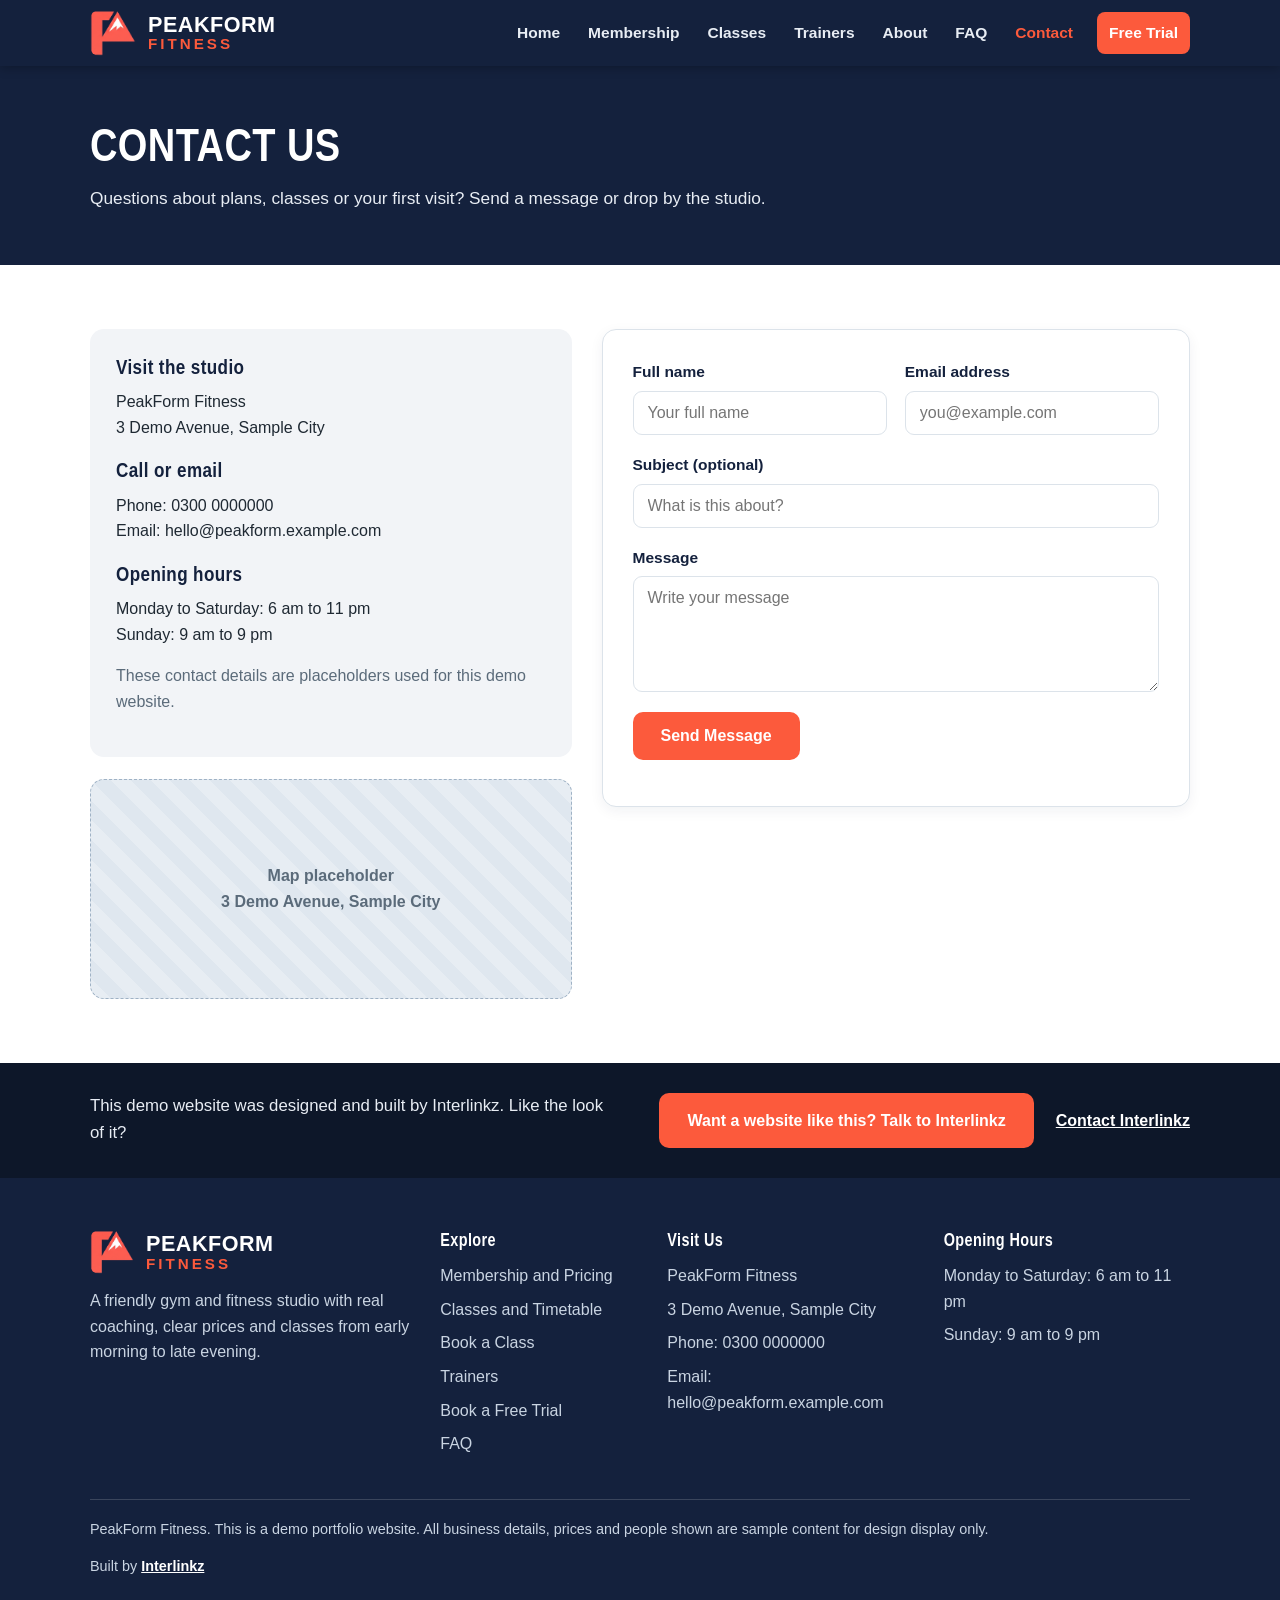
<file: contact.html>
<!DOCTYPE html>
<html lang="en">
<head>
<meta charset="UTF-8">
<meta name="viewport" content="width=device-width, initial-scale=1.0">
<title>Contact Us | PeakForm Fitness</title>
<meta name="description" content="Contact PeakForm Fitness. Placeholder demo address, phone, email and opening hours, plus a message form.">
<link rel="icon" type="image/png" href="images/favicon.png">
<link rel="stylesheet" href="css/style.css">
</head>
<body>
<header class="site-header">
  <div class="header-in">
    <a class="brand" href="index.html">
      <img src="images/logo-mark.png" alt="PeakForm Fitness logo">
      <span class="brand-text">PeakForm <span>Fitness</span></span>
    </a>
    <button class="nav-toggle" aria-expanded="false" aria-label="Toggle menu">Menu</button>
    <nav class="main-nav" aria-label="Main navigation">
      <ul><li><a href="index.html">Home</a></li><li><a href="membership.html">Membership</a></li><li><a href="classes.html">Classes</a></li><li><a href="trainers.html">Trainers</a></li><li><a href="about.html">About</a></li><li><a href="faq.html">FAQ</a></li><li><a href="contact.html" class="active">Contact</a></li>
        <li><a class="nav-cta" href="trial.html">Free Trial</a></li>
      </ul>
    </nav>
  </div>
</header>

<section class="page-hero">
  <div class="wrap">
    <h1>Contact Us</h1>
    <p>Questions about plans, classes or your first visit? Send a message or drop by the studio.</p>
  </div>
</section>

<section>
  <div class="wrap">
    <div class="contact-grid">
      <div>
        <div class="info-card">
          <h3>Visit the studio</h3>
          <p>PeakForm Fitness<br>3 Demo Avenue, Sample City</p>
          <h3>Call or email</h3>
          <p>Phone: 0300 0000000<br>Email: hello@peakform.example.com</p>
          <h3>Opening hours</h3>
          <p>Monday to Saturday: 6 am to 11 pm<br>Sunday: 9 am to 9 pm</p>
          <p class="muted">These contact details are placeholders used for this demo website.</p>
        </div>
        <div class="map-placeholder">Map placeholder<br>3 Demo Avenue, Sample City</div>
      </div>
      <div class="form-card">
        <form id="contact-form" novalidate>
          <div class="form-grid">
            <div class="field">
              <label for="ct-name">Full name</label>
              <input id="ct-name" name="name" type="text" placeholder="Your full name" required>
            </div>
            <div class="field">
              <label for="ct-email">Email address</label>
              <input id="ct-email" name="email" type="email" placeholder="you@example.com" required>
            </div>
            <div class="field full">
              <label for="ct-subject">Subject (optional)</label>
              <input id="ct-subject" name="subject" type="text" placeholder="What is this about?">
            </div>
            <div class="field full">
              <label for="ct-message">Message</label>
              <textarea id="ct-message" name="message" rows="5" placeholder="Write your message" required></textarea>
            </div>
          </div>
          <p style="margin-top:20px"><button class="btn btn-coral" type="submit">Send Message</button></p>
        </form>
        <div class="confirm-box" id="contact-confirm" style="display:none">
          <h2>Message sent</h2>
          <p>Thank you. Your message is saved in this demo and would normally be answered within one working day.</p>
          <p>Need a faster answer? Call us on 0300 0000000 during opening hours.</p>
        </div>
      </div>
    </div>
  </div>
</section>

<div class="lead-band">
  <div class="wrap lead-band-in">
    <p>This demo website was designed and built by Interlinkz. Like the look of it?</p>
    <span class="spacer"></span>
    <a class="btn btn-coral" href="https://interlinkz.com/contact">Want a website like this? Talk to Interlinkz</a>
    <a class="contact-link" href="https://interlinkz.com/contact">Contact Interlinkz</a>
  </div>
</div>
<footer class="site-footer">
  <div class="wrap">
    <div class="footer-grid">
      <div>
        <div class="footer-brand">
          <img src="images/logo-mark.png" alt="PeakForm Fitness logo">
          <span class="brand-text">PeakForm <span>Fitness</span></span>
        </div>
        <p>A friendly gym and fitness studio with real coaching, clear prices and classes from early morning to late evening.</p>
      </div>
      <div>
        <h3>Explore</h3>
        <ul>
          <li><a href="membership.html">Membership and Pricing</a></li>
          <li><a href="classes.html">Classes and Timetable</a></li>
          <li><a href="book.html">Book a Class</a></li>
          <li><a href="trainers.html">Trainers</a></li>
          <li><a href="trial.html">Book a Free Trial</a></li>
          <li><a href="faq.html">FAQ</a></li>
        </ul>
      </div>
      <div>
        <h3>Visit Us</h3>
        <ul>
          <li>PeakForm Fitness</li>
          <li>3 Demo Avenue, Sample City</li>
          <li>Phone: 0300 0000000</li>
          <li>Email: hello@peakform.example.com</li>
        </ul>
      </div>
      <div>
        <h3>Opening Hours</h3>
        <ul>
          <li>Monday to Saturday: 6 am to 11 pm</li>
          <li>Sunday: 9 am to 9 pm</li>
        </ul>
      </div>
    </div>
    <div class="footer-bottom">
      <p>PeakForm Fitness. This is a demo portfolio website. All business details, prices and people shown are sample content for design display only.</p>
      <p>Built by <a href="https://interlinkz.com">Interlinkz</a></p>
    </div>
  </div>
</footer>
<script src="js/main.js"></script>
</body>
</html>
</file>
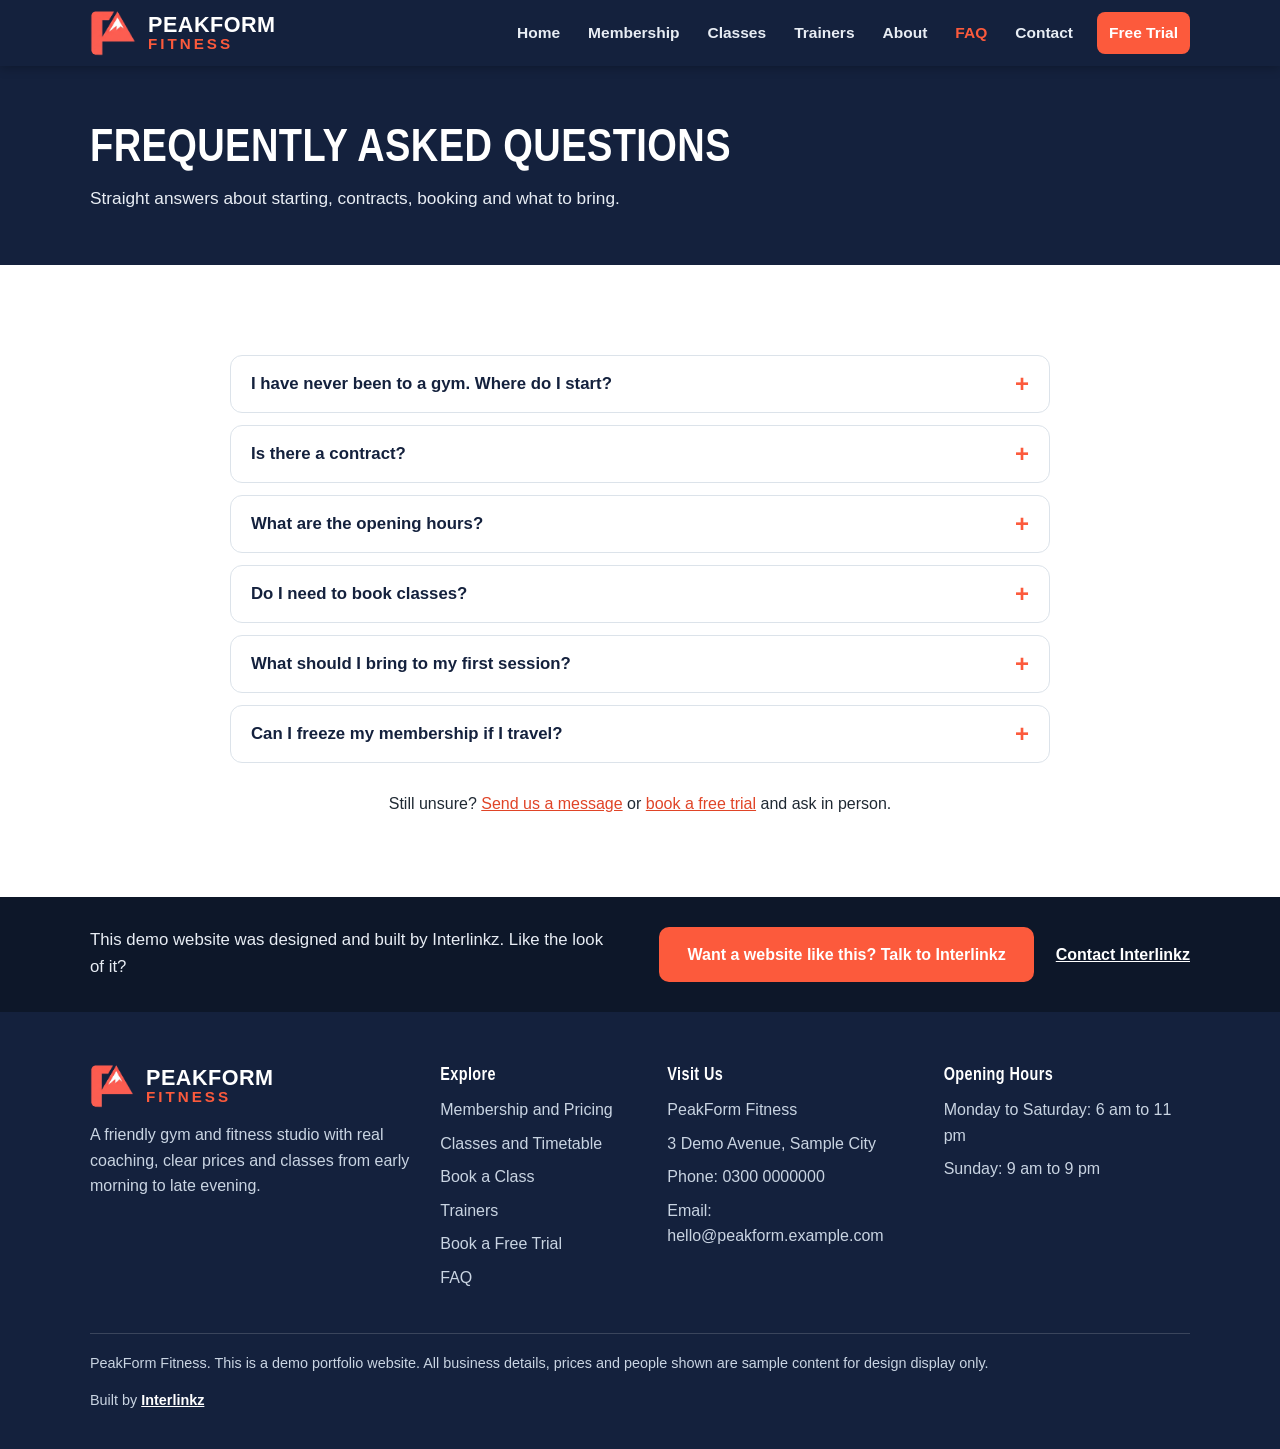
<file: faq.html>
<!DOCTYPE html>
<html lang="en">
<head>
<meta charset="UTF-8">
<meta name="viewport" content="width=device-width, initial-scale=1.0">
<title>FAQ | PeakForm Fitness</title>
<meta name="description" content="Frequently asked questions about PeakForm Fitness memberships, class booking, opening hours and free trials.">
<link rel="icon" type="image/png" href="images/favicon.png">
<link rel="stylesheet" href="css/style.css">
</head>
<body>
<header class="site-header">
  <div class="header-in">
    <a class="brand" href="index.html">
      <img src="images/logo-mark.png" alt="PeakForm Fitness logo">
      <span class="brand-text">PeakForm <span>Fitness</span></span>
    </a>
    <button class="nav-toggle" aria-expanded="false" aria-label="Toggle menu">Menu</button>
    <nav class="main-nav" aria-label="Main navigation">
      <ul><li><a href="index.html">Home</a></li><li><a href="membership.html">Membership</a></li><li><a href="classes.html">Classes</a></li><li><a href="trainers.html">Trainers</a></li><li><a href="about.html">About</a></li><li><a href="faq.html" class="active">FAQ</a></li><li><a href="contact.html">Contact</a></li>
        <li><a class="nav-cta" href="trial.html">Free Trial</a></li>
      </ul>
    </nav>
  </div>
</header>

<section class="page-hero">
  <div class="wrap">
    <h1>Frequently Asked Questions</h1>
    <p>Straight answers about starting, contracts, booking and what to bring.</p>
  </div>
</section>

<section>
  <div class="wrap">
    <div class="faq-list">
      <div class="faq-item"><button class="faq-q" aria-expanded="false">I have never been to a gym. Where do I start?</button><div class="faq-a"><p>Start with the free trial. A coach will show you the equipment, ask about your goals and write you a simple starter programme. Most beginners begin with two or three sessions a week.</p></div></div><div class="faq-item"><button class="faq-q" aria-expanded="false">Is there a contract?</button><div class="faq-a"><p>No long contract. All plans are month to month, and you can pause for up to one month a year or cancel with a single message before your next payment date.</p></div></div><div class="faq-item"><button class="faq-q" aria-expanded="false">What are the opening hours?</button><div class="faq-a"><p>The gym is open Monday to Saturday 6 am to 11 pm, and Sunday 9 am to 9 pm. All Access and Peak members get extended access during all open hours.</p></div></div><div class="faq-item"><button class="faq-q" aria-expanded="false">Do I need to book classes?</button><div class="faq-a"><p>Yes, classes are booked in advance because spaces are limited to keep coaching quality high. Book on the timetable page in under a minute, and cancel free of charge up to 3 hours before the class.</p></div></div><div class="faq-item"><button class="faq-q" aria-expanded="false">What should I bring to my first session?</button><div class="faq-a"><p>Workout clothes, indoor trainers, a towel and a water bottle. Lockers and showers are included in every plan.</p></div></div><div class="faq-item"><button class="faq-q" aria-expanded="false">Can I freeze my membership if I travel?</button><div class="faq-a"><p>Yes. Every plan can be paused once a year for up to one month at no cost. Longer pauses are available on the Peak Plan.</p></div></div>
    </div>
    <p class="center" style="margin-top:28px">Still unsure? <a href="contact.html">Send us a message</a> or <a href="trial.html">book a free trial</a> and ask in person.</p>
  </div>
</section>

<div class="lead-band">
  <div class="wrap lead-band-in">
    <p>This demo website was designed and built by Interlinkz. Like the look of it?</p>
    <span class="spacer"></span>
    <a class="btn btn-coral" href="https://interlinkz.com/contact">Want a website like this? Talk to Interlinkz</a>
    <a class="contact-link" href="https://interlinkz.com/contact">Contact Interlinkz</a>
  </div>
</div>
<footer class="site-footer">
  <div class="wrap">
    <div class="footer-grid">
      <div>
        <div class="footer-brand">
          <img src="images/logo-mark.png" alt="PeakForm Fitness logo">
          <span class="brand-text">PeakForm <span>Fitness</span></span>
        </div>
        <p>A friendly gym and fitness studio with real coaching, clear prices and classes from early morning to late evening.</p>
      </div>
      <div>
        <h3>Explore</h3>
        <ul>
          <li><a href="membership.html">Membership and Pricing</a></li>
          <li><a href="classes.html">Classes and Timetable</a></li>
          <li><a href="book.html">Book a Class</a></li>
          <li><a href="trainers.html">Trainers</a></li>
          <li><a href="trial.html">Book a Free Trial</a></li>
          <li><a href="faq.html">FAQ</a></li>
        </ul>
      </div>
      <div>
        <h3>Visit Us</h3>
        <ul>
          <li>PeakForm Fitness</li>
          <li>3 Demo Avenue, Sample City</li>
          <li>Phone: 0300 0000000</li>
          <li>Email: hello@peakform.example.com</li>
        </ul>
      </div>
      <div>
        <h3>Opening Hours</h3>
        <ul>
          <li>Monday to Saturday: 6 am to 11 pm</li>
          <li>Sunday: 9 am to 9 pm</li>
        </ul>
      </div>
    </div>
    <div class="footer-bottom">
      <p>PeakForm Fitness. This is a demo portfolio website. All business details, prices and people shown are sample content for design display only.</p>
      <p>Built by <a href="https://interlinkz.com">Interlinkz</a></p>
    </div>
  </div>
</footer>
<script src="js/main.js"></script>
</body>
</html>
</file>
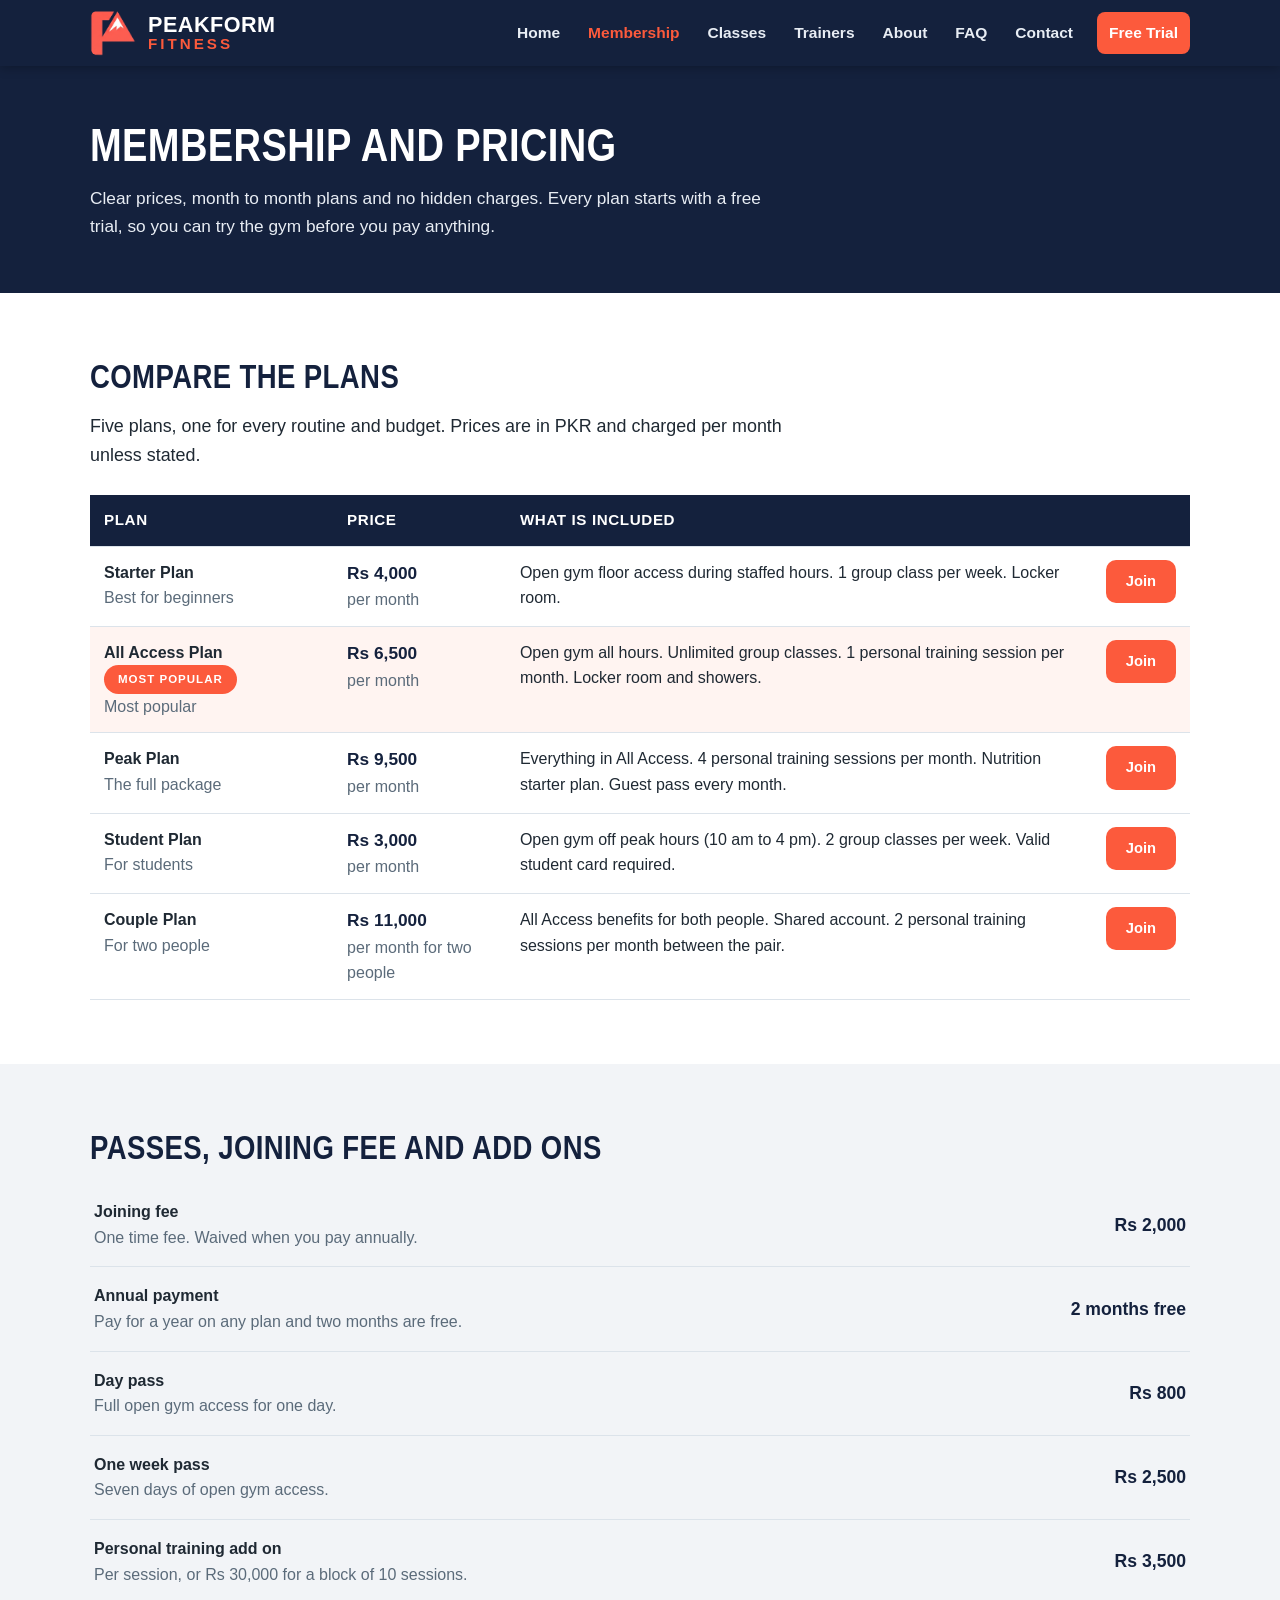
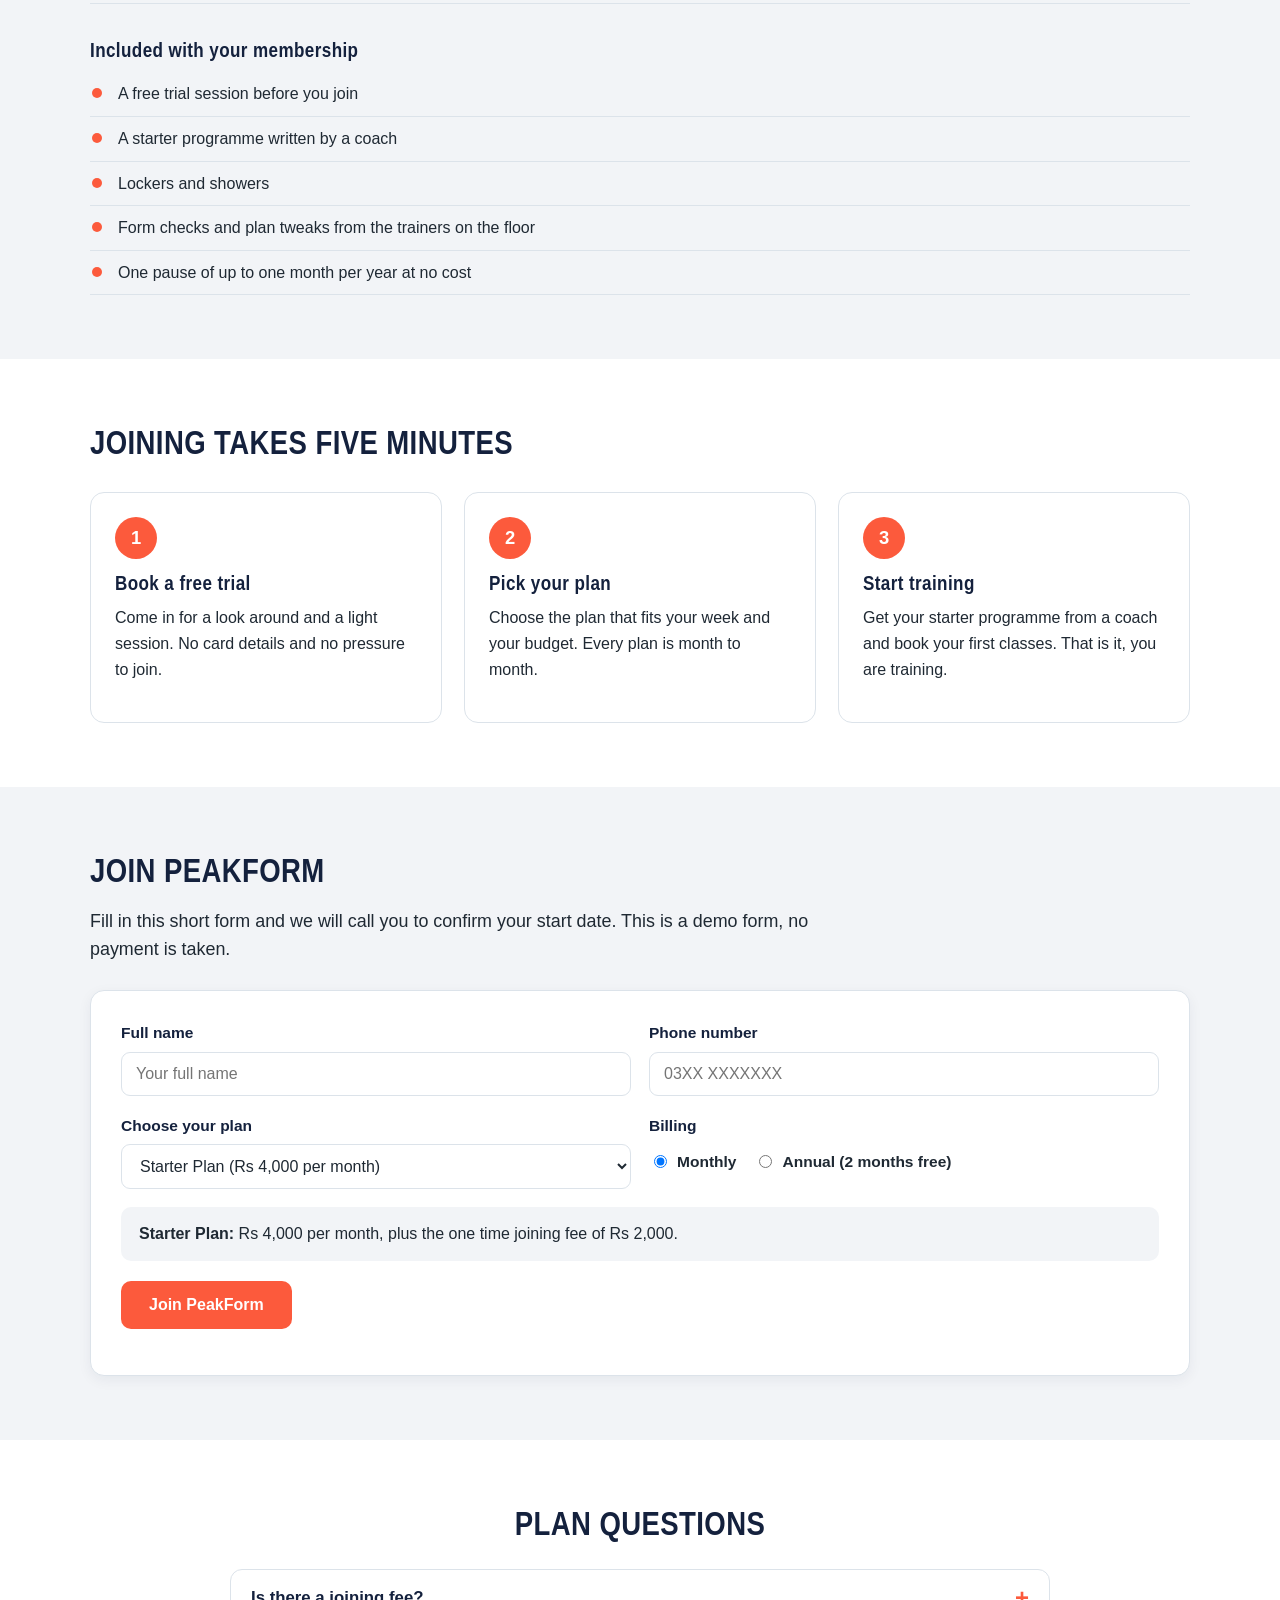
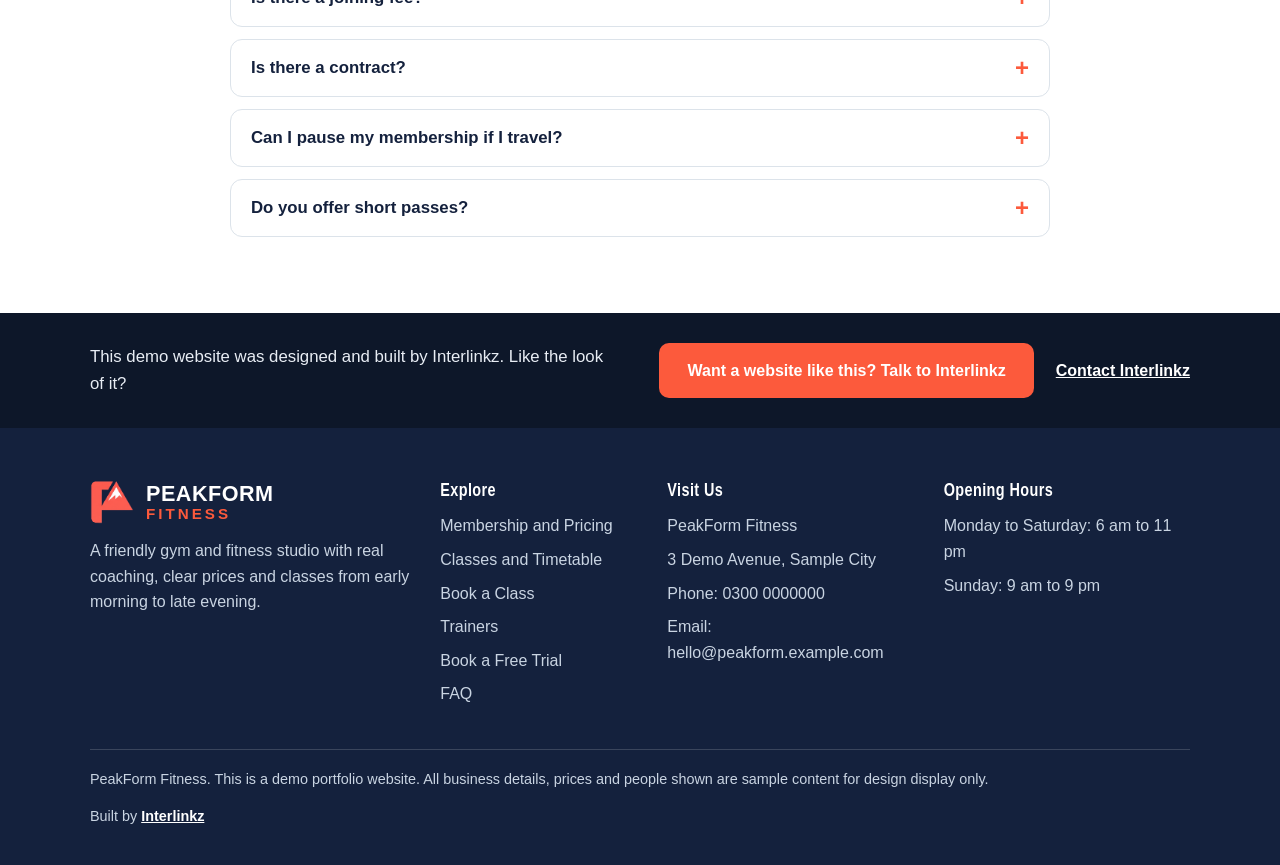
<file: membership.html>
<!DOCTYPE html>
<html lang="en">
<head>
<meta charset="UTF-8">
<meta name="viewport" content="width=device-width, initial-scale=1.0">
<title>Membership and Pricing | PeakForm Fitness</title>
<meta name="description" content="PeakForm Fitness membership plans with clear PKR prices, passes, joining fee and personal training add ons.">
<link rel="icon" type="image/png" href="images/favicon.png">
<link rel="stylesheet" href="css/style.css">
</head>
<body>
<header class="site-header">
  <div class="header-in">
    <a class="brand" href="index.html">
      <img src="images/logo-mark.png" alt="PeakForm Fitness logo">
      <span class="brand-text">PeakForm <span>Fitness</span></span>
    </a>
    <button class="nav-toggle" aria-expanded="false" aria-label="Toggle menu">Menu</button>
    <nav class="main-nav" aria-label="Main navigation">
      <ul><li><a href="index.html">Home</a></li><li><a href="membership.html" class="active">Membership</a></li><li><a href="classes.html">Classes</a></li><li><a href="trainers.html">Trainers</a></li><li><a href="about.html">About</a></li><li><a href="faq.html">FAQ</a></li><li><a href="contact.html">Contact</a></li>
        <li><a class="nav-cta" href="trial.html">Free Trial</a></li>
      </ul>
    </nav>
  </div>
</header>

<section class="page-hero">
  <div class="wrap">
    <h1>Membership and Pricing</h1>
    <p>Clear prices, month to month plans and no hidden charges. Every plan starts with a free trial, so you can try the gym before you pay anything.</p>
  </div>
</section>

<section>
  <div class="wrap">
    <h2>Compare the plans</h2>
    <p class="lead">Five plans, one for every routine and budget. Prices are in PKR and charged per month unless stated.</p>
    <div class="table-scroll" id="compare-table" style="margin-top:26px"></div>
  </div>
</section>

<section class="section-grey">
  <div class="wrap">
    <h2>Passes, joining fee and add ons</h2>
    <div id="extras-list" style="margin-top:14px"></div>
    <h3 style="margin-top:34px">Included with your membership</h3>
    <ul class="check-list">
      <li>A free trial session before you join</li>
      <li>A starter programme written by a coach</li>
      <li>Lockers and showers</li>
      <li>Form checks and plan tweaks from the trainers on the floor</li>
      <li>One pause of up to one month per year at no cost</li>
    </ul>
  </div>
</section>

<section>
  <div class="wrap">
    <h2>Joining takes five minutes</h2>
    <div class="steps">
      <div class="step"><span class="num">1</span><h3>Book a free trial</h3><p>Come in for a look around and a light session. No card details and no pressure to join.</p></div>
      <div class="step"><span class="num">2</span><h3>Pick your plan</h3><p>Choose the plan that fits your week and your budget. Every plan is month to month.</p></div>
      <div class="step"><span class="num">3</span><h3>Start training</h3><p>Get your starter programme from a coach and book your first classes. That is it, you are training.</p></div>
    </div>
  </div>
</section>

<section class="section-grey" id="signup">
  <div class="wrap">
    <h2>Join PeakForm</h2>
    <p class="lead">Fill in this short form and we will call you to confirm your start date. This is a demo form, no payment is taken.</p>
    <div class="form-card" style="margin-top:26px">
      <form id="signup-form" novalidate>
        <div class="form-grid">
          <div class="field">
            <label for="su-name">Full name</label>
            <input id="su-name" name="name" type="text" placeholder="Your full name" required>
          </div>
          <div class="field">
            <label for="su-phone">Phone number</label>
            <input id="su-phone" name="phone" type="tel" placeholder="03XX XXXXXXX" required>
          </div>
          <div class="field">
            <label for="su-plan">Choose your plan</label>
            <select id="su-plan" name="plan" required></select>
          </div>
          <div class="field">
            <label>Billing</label>
            <div class="radio-row">
              <label><input type="radio" name="billing" value="monthly" checked> Monthly</label>
              <label><input type="radio" name="billing" value="annual"> Annual (2 months free)</label>
            </div>
          </div>
        </div>
        <div class="form-note" id="signup-summary"></div>
        <p style="margin-top:20px"><button class="btn btn-coral" type="submit">Join PeakForm</button></p>
      </form>
      <div class="confirm-box" id="signup-confirm" style="display:none">
        <h2>You are on the list</h2>
        <p>Thank you. Your demo signup for the <strong id="signup-plan-name"></strong> is saved.</p>
        <p>We would normally call you within one working day to confirm your start date and your free starter programme session.</p>
        <p class="ref">Signup reference: <strong id="signup-ref"></strong></p>
        <p><a class="btn btn-outline" href="trial.html">Book Your Free Trial First</a></p>
      </div>
    </div>
  </div>
</section>

<section>
  <div class="wrap">
    <h2 class="center">Plan questions</h2>
    <div class="faq-list">
      <div class="faq-item"><button class="faq-q" aria-expanded="false">Is there a joining fee?</button><div class="faq-a"><p>Yes, a one time joining fee of Rs 2,000. It is waived when you pay annually, and annual payment also gives you two months free on every plan.</p></div></div><div class="faq-item"><button class="faq-q" aria-expanded="false">Is there a contract?</button><div class="faq-a"><p>No long contract. All plans are month to month, and you can pause for up to one month a year or cancel with a single message before your next payment date.</p></div></div><div class="faq-item"><button class="faq-q" aria-expanded="false">Can I pause my membership if I travel?</button><div class="faq-a"><p>Yes. Every plan can be paused once a year for up to one month at no cost. Longer pauses are available on the Peak Plan.</p></div></div><div class="faq-item"><button class="faq-q" aria-expanded="false">Do you offer short passes?</button><div class="faq-a"><p>Yes. A day pass is Rs 800 and a one week pass is Rs 2,500. Personal training can be added to any plan at Rs 3,500 per session, or Rs 30,000 for a block of 10 sessions.</p></div></div>
    </div>
  </div>
</section>

<div class="lead-band">
  <div class="wrap lead-band-in">
    <p>This demo website was designed and built by Interlinkz. Like the look of it?</p>
    <span class="spacer"></span>
    <a class="btn btn-coral" href="https://interlinkz.com/contact">Want a website like this? Talk to Interlinkz</a>
    <a class="contact-link" href="https://interlinkz.com/contact">Contact Interlinkz</a>
  </div>
</div>
<footer class="site-footer">
  <div class="wrap">
    <div class="footer-grid">
      <div>
        <div class="footer-brand">
          <img src="images/logo-mark.png" alt="PeakForm Fitness logo">
          <span class="brand-text">PeakForm <span>Fitness</span></span>
        </div>
        <p>A friendly gym and fitness studio with real coaching, clear prices and classes from early morning to late evening.</p>
      </div>
      <div>
        <h3>Explore</h3>
        <ul>
          <li><a href="membership.html">Membership and Pricing</a></li>
          <li><a href="classes.html">Classes and Timetable</a></li>
          <li><a href="book.html">Book a Class</a></li>
          <li><a href="trainers.html">Trainers</a></li>
          <li><a href="trial.html">Book a Free Trial</a></li>
          <li><a href="faq.html">FAQ</a></li>
        </ul>
      </div>
      <div>
        <h3>Visit Us</h3>
        <ul>
          <li>PeakForm Fitness</li>
          <li>3 Demo Avenue, Sample City</li>
          <li>Phone: 0300 0000000</li>
          <li>Email: hello@peakform.example.com</li>
        </ul>
      </div>
      <div>
        <h3>Opening Hours</h3>
        <ul>
          <li>Monday to Saturday: 6 am to 11 pm</li>
          <li>Sunday: 9 am to 9 pm</li>
        </ul>
      </div>
    </div>
    <div class="footer-bottom">
      <p>PeakForm Fitness. This is a demo portfolio website. All business details, prices and people shown are sample content for design display only.</p>
      <p>Built by <a href="https://interlinkz.com">Interlinkz</a></p>
    </div>
  </div>
</footer>
<script src="js/main.js"></script>
</body>
</html>
</file>
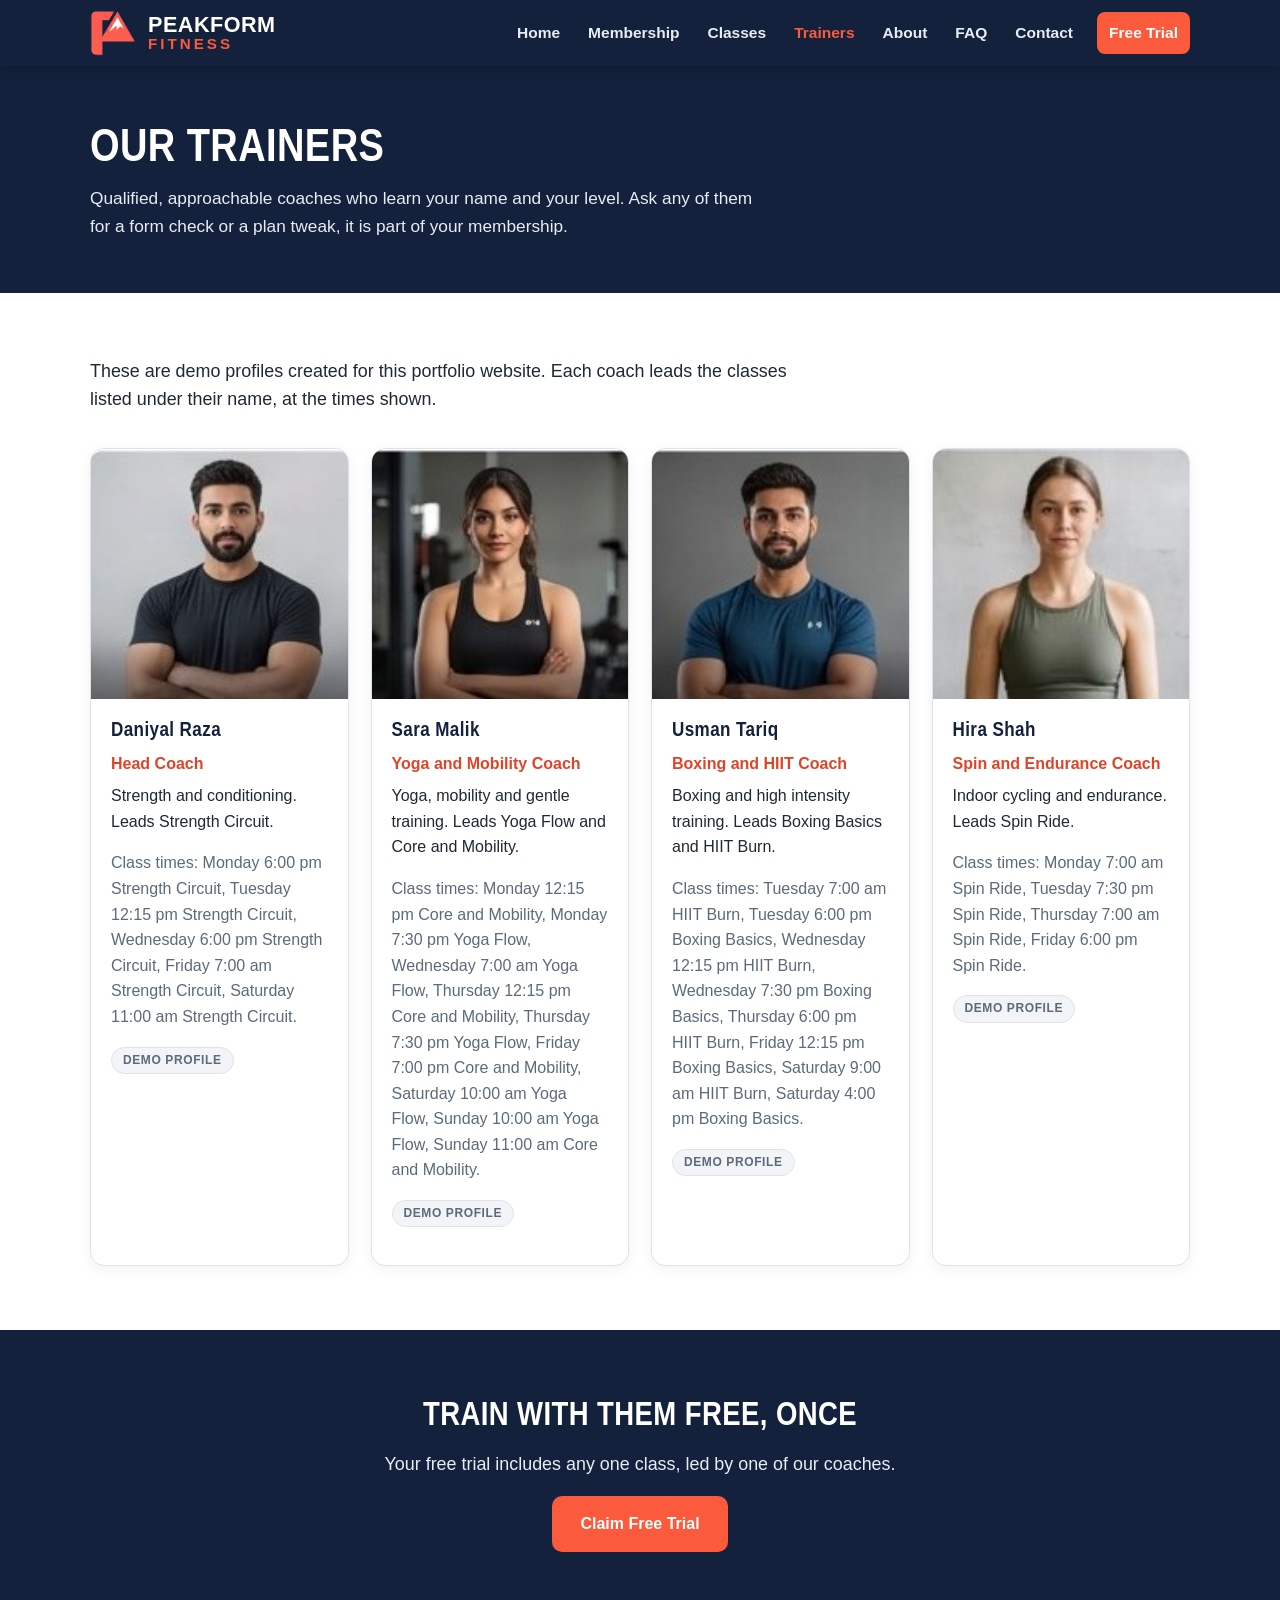
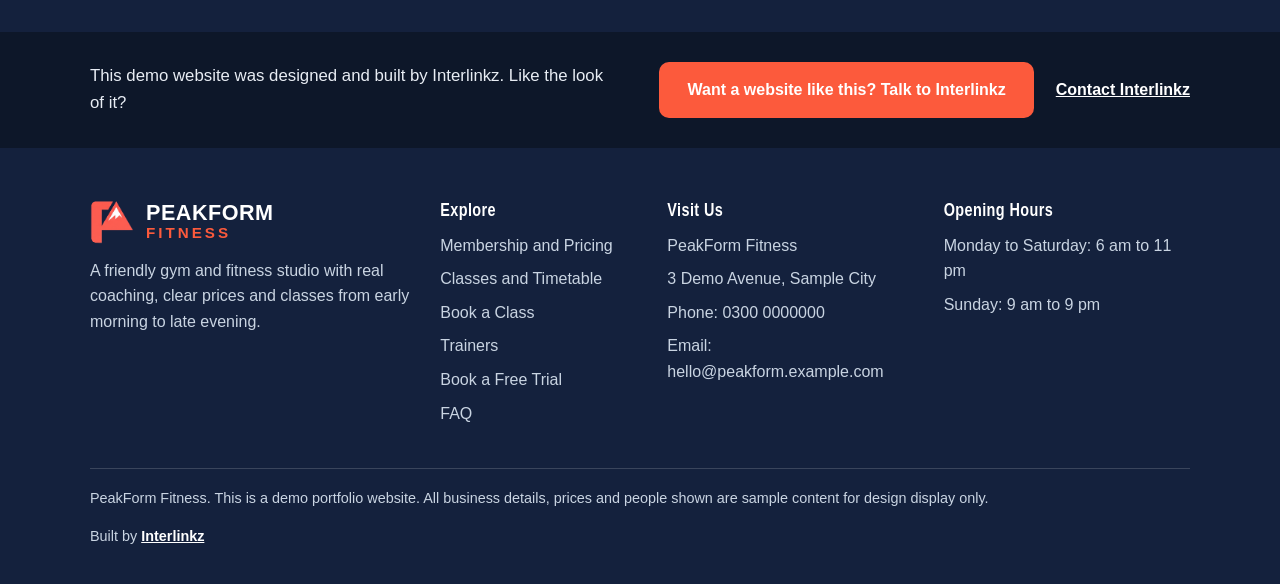
<file: trainers.html>
<!DOCTYPE html>
<html lang="en">
<head>
<meta charset="UTF-8">
<meta name="viewport" content="width=device-width, initial-scale=1.0">
<title>Our Trainers | PeakForm Fitness</title>
<meta name="description" content="Meet the PeakForm Fitness coaches for strength, yoga, boxing, HIIT and spin, with their weekly class times.">
<link rel="icon" type="image/png" href="images/favicon.png">
<link rel="stylesheet" href="css/style.css">
</head>
<body>
<header class="site-header">
  <div class="header-in">
    <a class="brand" href="index.html">
      <img src="images/logo-mark.png" alt="PeakForm Fitness logo">
      <span class="brand-text">PeakForm <span>Fitness</span></span>
    </a>
    <button class="nav-toggle" aria-expanded="false" aria-label="Toggle menu">Menu</button>
    <nav class="main-nav" aria-label="Main navigation">
      <ul><li><a href="index.html">Home</a></li><li><a href="membership.html">Membership</a></li><li><a href="classes.html">Classes</a></li><li><a href="trainers.html" class="active">Trainers</a></li><li><a href="about.html">About</a></li><li><a href="faq.html">FAQ</a></li><li><a href="contact.html">Contact</a></li>
        <li><a class="nav-cta" href="trial.html">Free Trial</a></li>
      </ul>
    </nav>
  </div>
</header>

<section class="page-hero">
  <div class="wrap">
    <h1>Our Trainers</h1>
    <p>Qualified, approachable coaches who learn your name and your level. Ask any of them for a form check or a plan tweak, it is part of your membership.</p>
  </div>
</section>

<section>
  <div class="wrap">
    <p class="lead">These are demo profiles created for this portfolio website. Each coach leads the classes listed under their name, at the times shown.</p>
    <div class="trainer-grid" id="trainers-grid" data-times="1"></div>
  </div>
</section>

<section class="section-navy">
  <div class="wrap center">
    <h2>Train with them free, once</h2>
    <p class="lead">Your free trial includes any one class, led by one of our coaches.</p>
    <p style="margin-top:18px"><a class="btn btn-coral" href="trial.html">Claim Free Trial</a></p>
  </div>
</section>

<div class="lead-band">
  <div class="wrap lead-band-in">
    <p>This demo website was designed and built by Interlinkz. Like the look of it?</p>
    <span class="spacer"></span>
    <a class="btn btn-coral" href="https://interlinkz.com/contact">Want a website like this? Talk to Interlinkz</a>
    <a class="contact-link" href="https://interlinkz.com/contact">Contact Interlinkz</a>
  </div>
</div>
<footer class="site-footer">
  <div class="wrap">
    <div class="footer-grid">
      <div>
        <div class="footer-brand">
          <img src="images/logo-mark.png" alt="PeakForm Fitness logo">
          <span class="brand-text">PeakForm <span>Fitness</span></span>
        </div>
        <p>A friendly gym and fitness studio with real coaching, clear prices and classes from early morning to late evening.</p>
      </div>
      <div>
        <h3>Explore</h3>
        <ul>
          <li><a href="membership.html">Membership and Pricing</a></li>
          <li><a href="classes.html">Classes and Timetable</a></li>
          <li><a href="book.html">Book a Class</a></li>
          <li><a href="trainers.html">Trainers</a></li>
          <li><a href="trial.html">Book a Free Trial</a></li>
          <li><a href="faq.html">FAQ</a></li>
        </ul>
      </div>
      <div>
        <h3>Visit Us</h3>
        <ul>
          <li>PeakForm Fitness</li>
          <li>3 Demo Avenue, Sample City</li>
          <li>Phone: 0300 0000000</li>
          <li>Email: hello@peakform.example.com</li>
        </ul>
      </div>
      <div>
        <h3>Opening Hours</h3>
        <ul>
          <li>Monday to Saturday: 6 am to 11 pm</li>
          <li>Sunday: 9 am to 9 pm</li>
        </ul>
      </div>
    </div>
    <div class="footer-bottom">
      <p>PeakForm Fitness. This is a demo portfolio website. All business details, prices and people shown are sample content for design display only.</p>
      <p>Built by <a href="https://interlinkz.com">Interlinkz</a></p>
    </div>
  </div>
</footer>
<script src="js/main.js"></script>
</body>
</html>
</file>
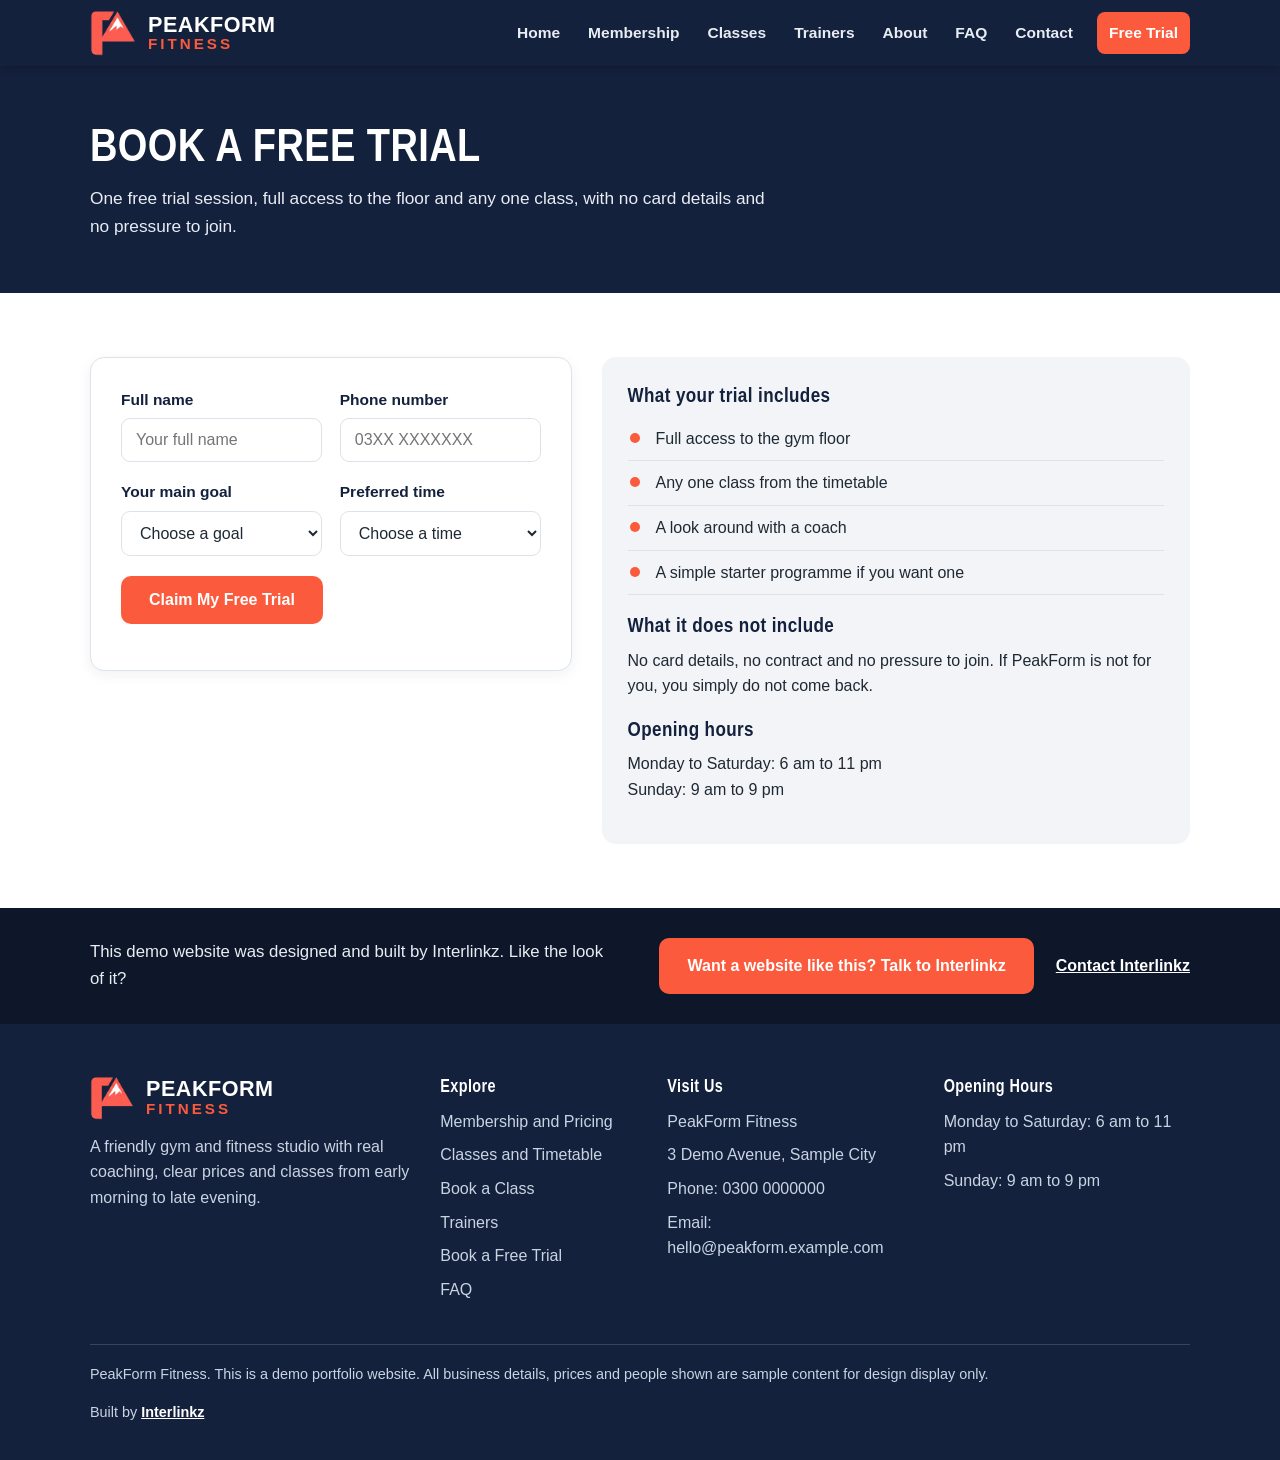
<file: trial.html>
<!DOCTYPE html>
<html lang="en">
<head>
<meta charset="UTF-8">
<meta name="viewport" content="width=device-width, initial-scale=1.0">
<title>Book a Free Trial | PeakForm Fitness</title>
<meta name="description" content="Claim a free trial session at PeakForm Fitness. Full floor access and any one class, with no card details and no pressure to join.">
<link rel="icon" type="image/png" href="images/favicon.png">
<link rel="stylesheet" href="css/style.css">
</head>
<body>
<header class="site-header">
  <div class="header-in">
    <a class="brand" href="index.html">
      <img src="images/logo-mark.png" alt="PeakForm Fitness logo">
      <span class="brand-text">PeakForm <span>Fitness</span></span>
    </a>
    <button class="nav-toggle" aria-expanded="false" aria-label="Toggle menu">Menu</button>
    <nav class="main-nav" aria-label="Main navigation">
      <ul><li><a href="index.html">Home</a></li><li><a href="membership.html">Membership</a></li><li><a href="classes.html">Classes</a></li><li><a href="trainers.html">Trainers</a></li><li><a href="about.html">About</a></li><li><a href="faq.html">FAQ</a></li><li><a href="contact.html">Contact</a></li>
        <li><a class="nav-cta" href="trial.html">Free Trial</a></li>
      </ul>
    </nav>
  </div>
</header>

<section class="page-hero">
  <div class="wrap">
    <h1>Book a Free Trial</h1>
    <p>One free trial session, full access to the floor and any one class, with no card details and no pressure to join.</p>
  </div>
</section>

<section>
  <div class="wrap">
    <div class="contact-grid">
      <div class="form-card">
        <form id="trial-form" novalidate>
          <div class="form-grid">
            <div class="field">
              <label for="tr-name">Full name</label>
              <input id="tr-name" name="name" type="text" placeholder="Your full name" required>
            </div>
            <div class="field">
              <label for="tr-phone">Phone number</label>
              <input id="tr-phone" name="phone" type="tel" placeholder="03XX XXXXXXX" required>
            </div>
            <div class="field">
              <label for="tr-goal">Your main goal</label>
              <select id="tr-goal" name="goal" required>
                <option value="">Choose a goal</option>
                <option>Get fitter and healthier</option>
                <option>Build strength</option>
                <option>Lose weight</option>
                <option>Learn the basics as a beginner</option>
                <option>Join group classes</option>
                <option>Just looking around first</option>
              </select>
            </div>
            <div class="field">
              <label for="tr-time">Preferred time</label>
              <select id="tr-time" name="time" required>
                <option value="">Choose a time</option>
                <option>Weekday morning</option>
                <option>Weekday evening</option>
                <option>Saturday</option>
                <option>Sunday</option>
              </select>
            </div>
          </div>
          <p style="margin-top:20px"><button class="btn btn-coral" type="submit">Claim My Free Trial</button></p>
        </form>
        <div class="confirm-box" id="trial-confirm" style="display:none">
          <h2>Your free trial is booked</h2>
          <p>Thank you, <strong id="trial-name"></strong>. Your trial preference (<strong id="trial-when"></strong>) is saved.</p>
          <p>We would normally call you to fix the exact day and time. Bring workout clothes, indoor trainers, a towel and a water bottle.</p>
          <p style="margin-top:14px"><a class="btn btn-outline" href="classes.html">Browse the Class Timetable</a></p>
        </div>
      </div>
      <div class="info-card">
        <h3>What your trial includes</h3>
        <ul class="check-list">
          <li>Full access to the gym floor</li>
          <li>Any one class from the timetable</li>
          <li>A look around with a coach</li>
          <li>A simple starter programme if you want one</li>
        </ul>
        <h3>What it does not include</h3>
        <p>No card details, no contract and no pressure to join. If PeakForm is not for you, you simply do not come back.</p>
        <h3>Opening hours</h3>
        <p>Monday to Saturday: 6 am to 11 pm<br>Sunday: 9 am to 9 pm</p>
      </div>
    </div>
  </div>
</section>

<div class="lead-band">
  <div class="wrap lead-band-in">
    <p>This demo website was designed and built by Interlinkz. Like the look of it?</p>
    <span class="spacer"></span>
    <a class="btn btn-coral" href="https://interlinkz.com/contact">Want a website like this? Talk to Interlinkz</a>
    <a class="contact-link" href="https://interlinkz.com/contact">Contact Interlinkz</a>
  </div>
</div>
<footer class="site-footer">
  <div class="wrap">
    <div class="footer-grid">
      <div>
        <div class="footer-brand">
          <img src="images/logo-mark.png" alt="PeakForm Fitness logo">
          <span class="brand-text">PeakForm <span>Fitness</span></span>
        </div>
        <p>A friendly gym and fitness studio with real coaching, clear prices and classes from early morning to late evening.</p>
      </div>
      <div>
        <h3>Explore</h3>
        <ul>
          <li><a href="membership.html">Membership and Pricing</a></li>
          <li><a href="classes.html">Classes and Timetable</a></li>
          <li><a href="book.html">Book a Class</a></li>
          <li><a href="trainers.html">Trainers</a></li>
          <li><a href="trial.html">Book a Free Trial</a></li>
          <li><a href="faq.html">FAQ</a></li>
        </ul>
      </div>
      <div>
        <h3>Visit Us</h3>
        <ul>
          <li>PeakForm Fitness</li>
          <li>3 Demo Avenue, Sample City</li>
          <li>Phone: 0300 0000000</li>
          <li>Email: hello@peakform.example.com</li>
        </ul>
      </div>
      <div>
        <h3>Opening Hours</h3>
        <ul>
          <li>Monday to Saturday: 6 am to 11 pm</li>
          <li>Sunday: 9 am to 9 pm</li>
        </ul>
      </div>
    </div>
    <div class="footer-bottom">
      <p>PeakForm Fitness. This is a demo portfolio website. All business details, prices and people shown are sample content for design display only.</p>
      <p>Built by <a href="https://interlinkz.com">Interlinkz</a></p>
    </div>
  </div>
</footer>
<script src="js/main.js"></script>
</body>
</html>
</file>
<file: css/style.css>
/* PeakForm Fitness demo site styles */
:root {
  --navy: #14213D;
  --navy-dark: #0D1729;
  --coral: #FC5A3C;
  --coral-dark: #E04427;
  --ink: #1F2933;
  --muted: #5B6B7A;
  --grey: #F2F4F7;
  --line: #DCE3EA;
  --white: #FFFFFF;
  --radius: 14px;
}

* { box-sizing: border-box; }
html { scroll-behavior: smooth; }
body {
  margin: 0;
  font-family: "Segoe UI", "Helvetica Neue", Arial, sans-serif;
  color: var(--ink);
  background: var(--white);
  line-height: 1.6;
  overflow-x: hidden;
}
img { max-width: 100%; display: block; }
a { color: var(--coral-dark); }
h1, h2, h3, .condensed {
  font-family: "Arial Narrow", "Liberation Sans Narrow", "Helvetica Neue Condensed", Arial, sans-serif;
  font-weight: 700;
  letter-spacing: 0.4px;
  color: var(--navy);
  line-height: 1.15;
  margin: 0 0 0.5em;
}
h1 { font-size: 2.9rem; text-transform: uppercase; }
h2 { font-size: 2.1rem; text-transform: uppercase; }
h3 { font-size: 1.3rem; }
p { margin: 0 0 1em; }
.muted { color: var(--muted); }
.wrap { max-width: 1140px; margin: 0 auto; padding: 0 20px; }
section { padding: 64px 0; }
.section-grey { background: var(--grey); }
.section-navy { background: var(--navy); color: #E8EDF4; }
.section-navy h2, .section-navy h3 { color: var(--white); }
.lead { font-size: 1.12rem; max-width: 720px; }
.center { text-align: center; }
.center .lead { margin-left: auto; margin-right: auto; }

/* Buttons */
.btn {
  display: inline-block;
  padding: 13px 26px;
  border-radius: 10px;
  font-weight: 700;
  text-decoration: none;
  border: 2px solid transparent;
  cursor: pointer;
  font-size: 1rem;
  text-align: center;
  transition: background 0.2s ease, color 0.2s ease;
}
.btn-coral { background: var(--coral); color: var(--white); }
.btn-coral:hover { background: var(--coral-dark); }
.btn-outline { background: transparent; color: var(--navy); border-color: var(--navy); }
.btn-outline:hover { background: var(--navy); color: var(--white); }
.btn-white { background: var(--white); color: var(--navy); }
.btn-sm { padding: 8px 18px; font-size: 0.92rem; }
.btn[disabled] { opacity: 0.65; cursor: default; }

/* Header */
.site-header {
  background: var(--navy);
  position: sticky;
  top: 0;
  z-index: 50;
  box-shadow: 0 2px 10px rgba(0,0,0,0.25);
}
.header-in {
  display: flex; align-items: center; gap: 18px;
  max-width: 1140px; margin: 0 auto; padding: 10px 20px;
}
.brand { display: flex; align-items: center; gap: 12px; text-decoration: none; flex-shrink: 0; }
.brand img { width: 46px; height: 46px; border-radius: 9px; }
.brand-text { color: var(--white); font-family: "Arial Narrow", Arial, sans-serif; font-weight: 700; line-height: 1.05; font-size: 1.35rem; letter-spacing: 0.5px; text-transform: uppercase; }
.brand-text span { color: var(--coral); display: block; font-size: 0.95rem; letter-spacing: 3px; }
.main-nav { margin-left: auto; }
.main-nav ul { list-style: none; display: flex; gap: 4px; margin: 0; padding: 0; align-items: center; }
.main-nav a {
  color: #E8EDF4; text-decoration: none; font-weight: 600; font-size: 0.97rem;
  padding: 9px 12px; border-radius: 8px; display: block;
}
.main-nav a:hover { background: rgba(255,255,255,0.12); color: var(--white); }
.main-nav a.active { color: var(--coral); }
.main-nav a.nav-cta { background: var(--coral); color: var(--white); margin-left: 8px; }
.main-nav a.nav-cta:hover { background: var(--coral-dark); }
.nav-toggle {
  display: none; margin-left: auto; background: none; border: 2px solid rgba(255,255,255,0.4);
  color: var(--white); border-radius: 8px; padding: 8px 14px; font-size: 1rem; cursor: pointer; font-weight: 700;
}

/* Hero */
.hero { background: var(--grey); padding: 64px 0; }
.hero-grid { display: grid; grid-template-columns: 1.05fr 0.95fr; gap: 44px; align-items: center; }
.hero h1 { margin-bottom: 0.35em; }
.hero .sub { font-size: 1.15rem; color: var(--ink); max-width: 520px; }
.hero-btns { display: flex; gap: 14px; flex-wrap: wrap; margin-top: 26px; }
.hero img { border-radius: var(--radius); width: 100%; height: 100%; max-height: 480px; object-fit: cover; box-shadow: 0 14px 34px rgba(20,33,61,0.22); }
.page-hero { background: var(--navy); color: #E8EDF4; padding: 52px 0; }
.page-hero h1 { color: var(--white); margin-bottom: 0.3em; }
.page-hero p { max-width: 680px; margin: 0; font-size: 1.08rem; }

/* Plan cards */
.plan-grid { display: grid; grid-template-columns: repeat(3, 1fr); gap: 22px; margin-top: 34px; }
.plan-card {
  background: var(--white); border: 1px solid var(--line); border-radius: var(--radius);
  padding: 28px 24px; position: relative; display: flex; flex-direction: column;
  box-shadow: 0 4px 14px rgba(20,33,61,0.06);
}
.plan-card.popular { border: 2px solid var(--coral); }
.badge {
  position: absolute; top: -13px; left: 50%; transform: translateX(-50%);
  background: var(--coral); color: var(--white); font-size: 0.72rem; font-weight: 700;
  letter-spacing: 1px; text-transform: uppercase; padding: 5px 14px; border-radius: 999px; white-space: nowrap;
}
.badge-inline { position: static; transform: none; display: inline-block; vertical-align: middle; }
.plan-card .price { font-size: 2rem; font-weight: 800; color: var(--navy); white-space: nowrap; margin-bottom: 0.4em; }
.plan-card .price span { font-size: 0.95rem; font-weight: 600; color: var(--muted); }
.plan-card ul { list-style: none; padding: 0; margin: 0 0 22px; flex-grow: 1; }
.plan-card li { padding: 7px 0 7px 26px; position: relative; border-bottom: 1px solid var(--grey); }
.plan-card li::before { content: ""; position: absolute; left: 2px; top: 14px; width: 9px; height: 9px; border-radius: 50%; background: var(--coral); }

/* Tables */
.table-scroll { overflow-x: auto; }
table { border-collapse: collapse; width: 100%; background: var(--white); }
th, td { text-align: left; padding: 13px 14px; border-bottom: 1px solid var(--line); vertical-align: top; }
thead th { background: var(--navy); color: var(--white); font-family: "Arial Narrow", Arial, sans-serif; letter-spacing: 0.6px; text-transform: uppercase; font-size: 0.95rem; }
tbody tr:hover { background: #F8FAFC; }
.price-cell { white-space: nowrap; font-size: 1.08rem; color: var(--navy); }
.popular-row { background: #FFF4F1; }
.note-row td { background: var(--grey); color: var(--muted); font-style: italic; }
.slot-chip {
  display: inline-block; background: var(--grey); border: 1px solid var(--line); color: var(--navy);
  border-radius: 999px; padding: 4px 12px; margin: 2px 2px 2px 0; font-size: 0.88rem; text-decoration: none; font-weight: 600;
}
.slot-chip:hover { background: var(--coral); color: var(--white); border-color: var(--coral); }

/* Filters */
.filters { display: flex; flex-wrap: wrap; gap: 9px; margin: 22px 0 8px; }
.filter-btn {
  border: 2px solid var(--navy); background: var(--white); color: var(--navy);
  border-radius: 999px; padding: 8px 18px; font-weight: 700; cursor: pointer; font-size: 0.95rem;
}
.filter-btn:hover { background: var(--grey); }
.filter-btn.active { background: var(--navy); color: var(--white); }

/* Class cards */
.class-grid { display: grid; grid-template-columns: repeat(3, 1fr); gap: 22px; margin-top: 34px; }
.class-card { background: var(--white); border: 1px solid var(--line); border-radius: var(--radius); overflow: hidden; box-shadow: 0 4px 14px rgba(20,33,61,0.06); }
.class-card img { width: 100%; height: 190px; object-fit: cover; }
.class-card-body { padding: 20px 22px 24px; }
.desc-list { display: grid; gap: 20px; margin-top: 30px; }
.desc-row { display: grid; grid-template-columns: 260px 1fr; gap: 24px; background: var(--white); border: 1px solid var(--line); border-radius: var(--radius); padding: 20px; align-items: center; }
.desc-row img { width: 100%; height: 170px; object-fit: cover; border-radius: 10px; }

/* Trainers */
.trainer-grid { display: grid; grid-template-columns: repeat(4, 1fr); gap: 22px; margin-top: 34px; }
.trainer-card { background: var(--white); border: 1px solid var(--line); border-radius: var(--radius); overflow: hidden; box-shadow: 0 4px 14px rgba(20,33,61,0.06); }
.trainer-card img { width: 100%; height: 250px; object-fit: cover; object-position: top; }
.trainer-body { padding: 18px 20px 22px; }
.trainer-body .role { color: var(--coral-dark); font-weight: 700; margin-bottom: 0.4em; }
.demo-tag { display: inline-block; background: var(--grey); border: 1px solid var(--line); color: var(--muted); font-size: 0.75rem; font-weight: 700; letter-spacing: 0.6px; text-transform: uppercase; border-radius: 999px; padding: 3px 11px; }

/* Steps */
.steps { display: grid; grid-template-columns: repeat(3, 1fr); gap: 22px; margin-top: 30px; }
.step { background: var(--white); border: 1px solid var(--line); border-radius: var(--radius); padding: 24px; }
.step .num {
  display: inline-flex; width: 42px; height: 42px; border-radius: 50%; background: var(--coral); color: var(--white);
  align-items: center; justify-content: center; font-weight: 800; font-size: 1.15rem; margin-bottom: 12px;
}

/* Extras list */
.extra-row { display: flex; justify-content: space-between; gap: 18px; padding: 16px 4px; border-bottom: 1px solid var(--line); align-items: center; }
.extra-price { font-weight: 800; color: var(--navy); white-space: nowrap; font-size: 1.1rem; }

/* Trial band */
.trial-band { display: grid; grid-template-columns: 1.2fr 0.8fr; gap: 34px; align-items: center; }
.trial-band img { border-radius: var(--radius); width: 100%; height: 280px; object-fit: cover; }

/* FAQ */
.faq-list { max-width: 820px; margin: 26px auto 0; }
.faq-item { border: 1px solid var(--line); border-radius: 12px; margin-bottom: 12px; background: var(--white); overflow: hidden; }
.faq-q {
  width: 100%; background: none; border: none; text-align: left; cursor: pointer;
  padding: 18px 52px 18px 20px; font-size: 1.05rem; font-weight: 700; color: var(--navy); position: relative; font-family: inherit;
}
.faq-q::after {
  content: "+"; position: absolute; right: 20px; top: 50%; transform: translateY(-50%);
  font-size: 1.5rem; color: var(--coral); font-weight: 700;
}
.faq-item.open .faq-q::after { content: "-"; }
.faq-a { max-height: 0; overflow: hidden; transition: max-height 0.35s ease; }
.faq-a p { padding: 0 20px 18px; margin: 0; color: var(--ink); }

/* Forms */
.form-card { background: var(--white); border: 1px solid var(--line); border-radius: var(--radius); padding: 30px; box-shadow: 0 4px 14px rgba(20,33,61,0.06); }
.form-grid { display: grid; grid-template-columns: 1fr 1fr; gap: 18px; }
.field { display: flex; flex-direction: column; gap: 6px; }
.field.full { grid-column: 1 / -1; }
.field label { font-weight: 700; color: var(--navy); font-size: 0.97rem; }
.field input, .field select, .field textarea {
  padding: 12px 14px; border: 1.5px solid var(--line); border-radius: 9px; font-size: 1rem; font-family: inherit; color: var(--ink); background: var(--white); width: 100%;
}
.field input:focus, .field select:focus, .field textarea:focus { outline: 2px solid var(--coral); border-color: var(--coral); }
.radio-row { display: flex; gap: 18px; flex-wrap: wrap; padding-top: 6px; }
.radio-row label { font-weight: 600; color: var(--ink); display: flex; gap: 7px; align-items: flex-start; cursor: pointer; }
.radio-row input { margin-top: 5px; flex-shrink: 0; }
.field input[type="radio"], .field input[type="checkbox"] { width: auto; padding: 0; }
.form-errors { display: none; background: #FDECEA; border: 1.5px solid var(--coral); border-radius: 10px; padding: 14px 18px; margin-bottom: 20px; color: #7A1F10; }
.form-errors ul { margin: 6px 0 0; padding-left: 20px; }
.form-note { background: var(--grey); border-radius: 10px; padding: 14px 18px; margin-top: 18px; }
.confirm-box { background: #EDF7EE; border: 1.5px solid #4C9A52; border-radius: var(--radius); padding: 30px; }
.confirm-box h2 { color: #2E6B33; }
.confirm-box .ref { font-size: 1.1rem; margin-top: 14px; }

/* Contact */
.contact-grid { display: grid; grid-template-columns: 0.9fr 1.1fr; gap: 30px; align-items: start; }
.info-card { background: var(--grey); border-radius: var(--radius); padding: 26px; }
.info-card h3 { margin-top: 18px; }
.info-card h3:first-child { margin-top: 0; }
.map-placeholder {
  margin-top: 22px; background: repeating-linear-gradient(45deg, #E7EDF3, #E7EDF3 14px, #DFE7EF 14px, #DFE7EF 28px);
  border: 1.5px dashed #9FB2C5; border-radius: var(--radius); min-height: 220px;
  display: flex; align-items: center; justify-content: center; text-align: center; color: var(--muted); font-weight: 700; padding: 20px;
}
.about-grid { display: grid; grid-template-columns: 1fr 1fr; gap: 40px; align-items: center; }
.about-grid img { border-radius: var(--radius); width: 100%; height: 340px; object-fit: cover; }
.check-list { list-style: none; padding: 0; margin: 0; }
.check-list li { padding: 9px 0 9px 28px; position: relative; border-bottom: 1px solid var(--line); }
.check-list li::before { content: ""; position: absolute; left: 2px; top: 16px; width: 10px; height: 10px; border-radius: 50%; background: var(--coral); }
.values-grid { display: grid; grid-template-columns: repeat(3, 1fr); gap: 22px; margin-top: 30px; }
.value-card { background: var(--grey); border-radius: var(--radius); padding: 24px; }

/* Lead path band */
.lead-band { background: var(--navy-dark); color: #E8EDF4; padding: 30px 0; }
.lead-band-in { display: flex; align-items: center; gap: 22px; flex-wrap: wrap; }
.lead-band p { margin: 0; font-size: 1.05rem; max-width: 520px; }
.lead-band .contact-link { color: var(--white); font-weight: 700; text-decoration: underline; white-space: nowrap; }
.lead-band .spacer { flex-grow: 1; }

/* Footer */
.site-footer { background: var(--navy); color: #C9D4E2; padding: 52px 0 0; }
.footer-grid { display: grid; grid-template-columns: 1.3fr 0.8fr 1fr 1fr; gap: 30px; }
.site-footer h3 { color: var(--white); font-size: 1.1rem; }
.site-footer a { color: #C9D4E2; text-decoration: none; }
.site-footer a:hover { color: var(--white); text-decoration: underline; }
.site-footer ul { list-style: none; padding: 0; margin: 0; }
.site-footer li { padding: 4px 0; }
.footer-brand { display: flex; align-items: center; gap: 12px; margin-bottom: 14px; }
.footer-brand img { width: 44px; height: 44px; border-radius: 9px; }
.footer-bottom { border-top: 1px solid rgba(255,255,255,0.16); margin-top: 38px; padding: 18px 0 22px; font-size: 0.9rem; }
.footer-bottom a { color: var(--white); font-weight: 700; text-decoration: underline; }

/* Responsive */
@media (max-width: 960px) {
  .trainer-grid { grid-template-columns: repeat(2, 1fr); }
  .class-grid { grid-template-columns: repeat(2, 1fr); }
  .footer-grid { grid-template-columns: 1fr 1fr; }
}
@media (max-width: 820px) {
  .nav-toggle { display: block; }
  .main-nav { display: none; position: absolute; top: 100%; left: 0; right: 0; background: var(--navy); padding: 10px 20px 18px; box-shadow: 0 12px 20px rgba(0,0,0,0.3); }
  .main-nav.open { display: block; }
  .main-nav ul { flex-direction: column; align-items: stretch; gap: 2px; }
  .main-nav a.nav-cta { margin-left: 0; margin-top: 8px; text-align: center; }
  .site-header { position: relative; }
  .hero-grid, .trial-band, .contact-grid, .about-grid { grid-template-columns: 1fr; }
  .hero img { max-height: 320px; }
  .plan-grid, .steps, .values-grid { grid-template-columns: 1fr; }
  .desc-row { grid-template-columns: 1fr; }
  .desc-row img { height: 200px; }
  h1 { font-size: 2.2rem; }
  h2 { font-size: 1.7rem; }
  section { padding: 46px 0; }
}
@media (max-width: 700px) {
  /* Timetable and comparison tables become stacked cards, no crushed columns */
  table.compare thead, table.timetable thead { display: none; }
  table.compare, table.compare tbody, table.compare tr, table.compare td,
  table.timetable, table.timetable tbody, table.timetable tr, table.timetable td { display: block; width: 100%; }
  table.compare tr, table.timetable tr { border: 1px solid var(--line); border-radius: 12px; margin-bottom: 14px; padding: 8px 6px; background: var(--white); }
  table.compare td, table.timetable td { border-bottom: none; padding: 7px 12px; }
  table.compare td::before, table.timetable td::before {
    content: attr(data-label); display: block; font-size: 0.72rem; font-weight: 700;
    letter-spacing: 0.8px; text-transform: uppercase; color: var(--muted); margin-bottom: 2px;
  }
  table.compare td:last-child::before, table.timetable td:last-child::before { content: ""; }
  table.timetable .note-row td::before { content: ""; }
  table.timetable .note-row td { font-style: italic; }
  table.preview td { padding: 10px; }
  .form-grid { grid-template-columns: 1fr; }
}
@media (max-width: 560px) {
  .trainer-grid, .class-grid, .footer-grid { grid-template-columns: 1fr; }
  .trainer-card img { height: 300px; }
  .lead-band-in { flex-direction: column; align-items: flex-start; }
  .brand-text { font-size: 1.15rem; }
  .hero-btns .btn { width: 100%; }
}
</file>
